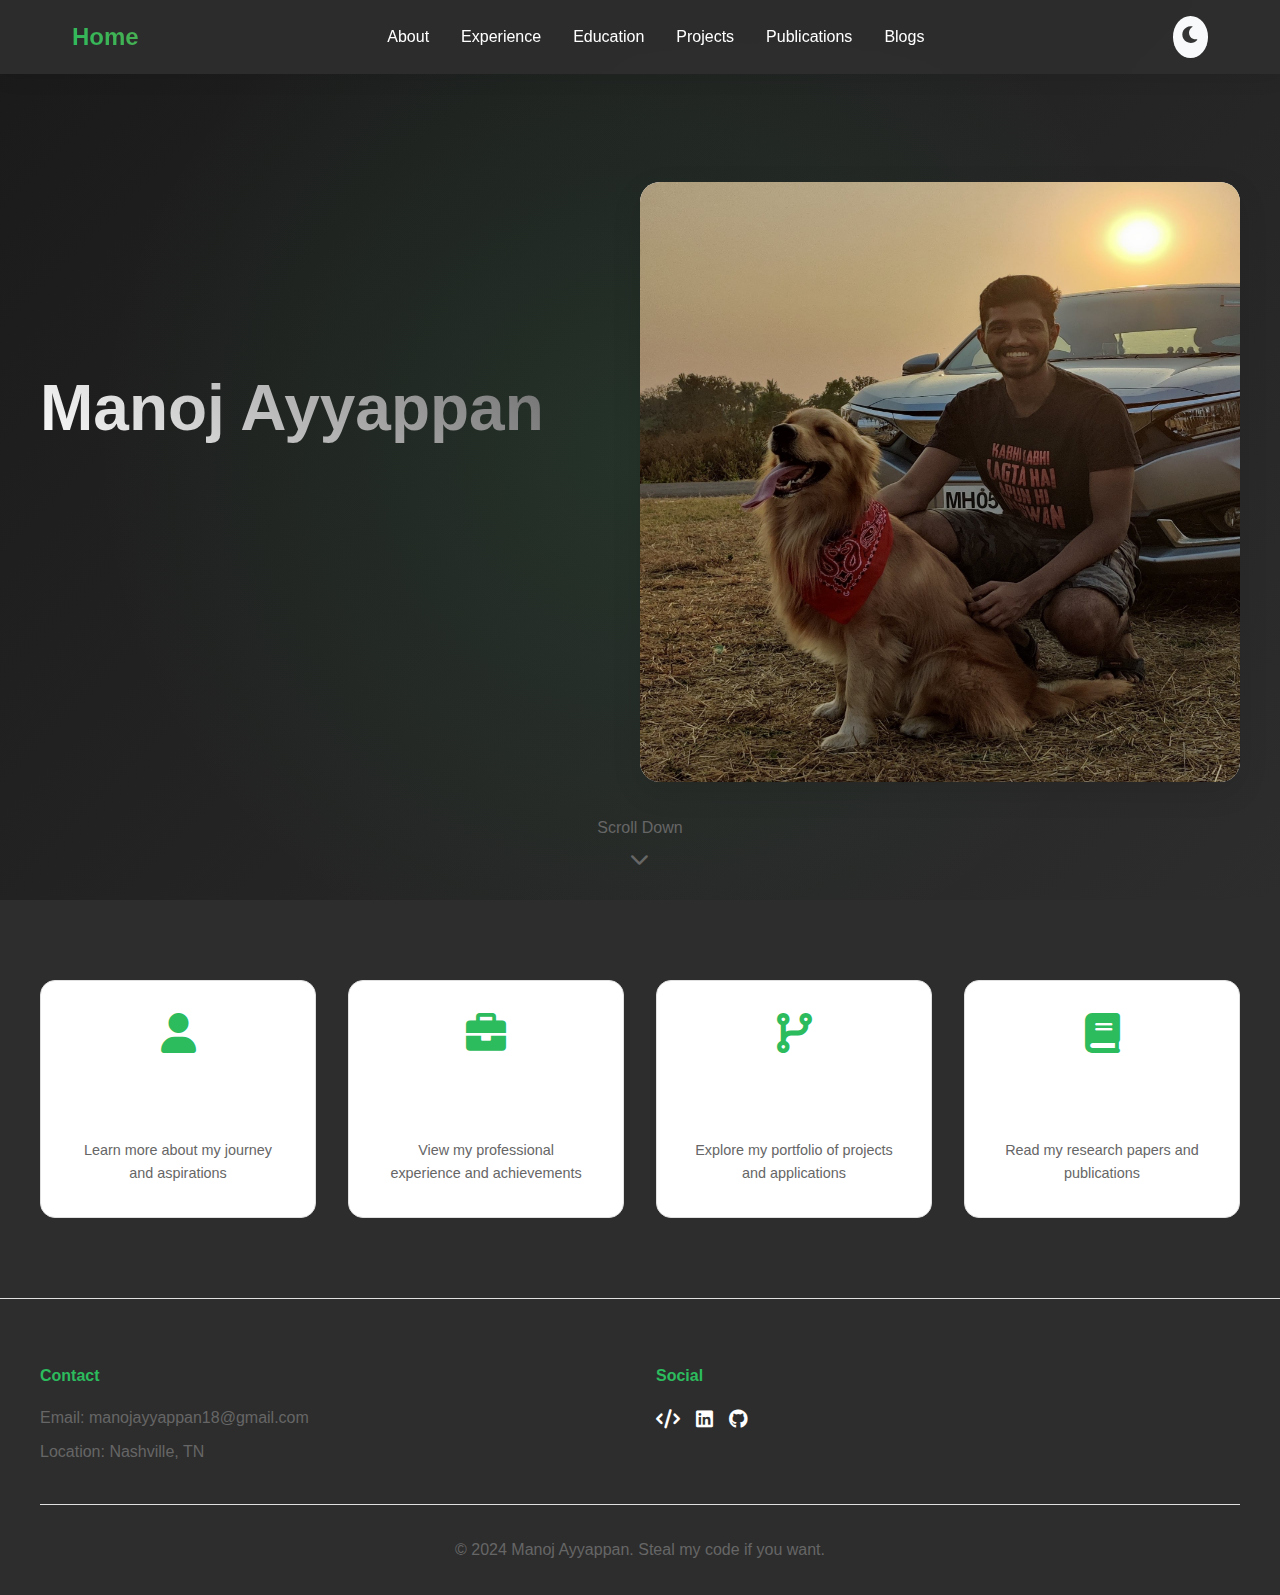
<file: index.html>
<!DOCTYPE html>
<html lang="en">
<head>
    <meta charset="UTF-8">
    <meta name="viewport" content="width=device-width, initial-scale=1.0">
    <title>Manoj Ayyappan</title>
    <link rel="stylesheet" href="assets/css/styles.css">
    <link rel="stylesheet" href="https://cdnjs.cloudflare.com/ajax/libs/font-awesome/6.0.0/css/all.min.css">
</head>
<body>
    <nav class="navbar">
        <div class="nav-content">
            <div class="logo">
                <span class="logo-text">Home</span>
            </div>
            <ul class="nav-links">
                <li><a href="pages/about.html">About</a></li>
                <li><a href="pages/experience.html">Experience</a></li>
                <li><a href="pages/education.html">Education</a></li>
                <li><a href="pages/projects.html">Projects</a></li>
                <li><a href="pages/publications.html">Publications</a></li>
                <li><a href="pages/blogs.html">Blogs</a></li>
            </ul>
            <div class="theme-toggle">
                <i class="fas fa-moon"></i>
            </div>
        </div>
    </nav>

    <header class="hero">
        <div class="hero-content">
            <div class="hero-text">
                <h1 class="name">Manoj Ayyappan</h1>
                <p class="title">Software Engineer</p>
                <div class="social-links">
                    <a href="https://leetcode.com/u/manoj-ayyappan/" target="_blank" class="social-link">
                        <i class="fas fa-code"></i>
                    </a>
                    <a href="https://www.linkedin.com/in/manoj-ayyappan18/" target="_blank" class="social-link">
                        <i class="fab fa-linkedin"></i>
                    </a>
                    <a href="https://github.com/manoj-ayyappan" target="_blank" class="social-link">
                        <i class="fab fa-github"></i>
                    </a>
                    <a href="mailto:manojayyappan18@gmail.com" class="social-link">
                        <i class="fas fa-envelope"></i>
                    </a>
                </div>
            </div>
            <div class="hero-image">
                <div class="image-container">
                    <img src="assets/images/profile.jpg" alt="Manoj Ayyappan" class="profile-image" width="600" height="600">
                </div>
            </div>
        </div>
        <div class="scroll-indicator">
            <span>Scroll Down</span>
            <i class="fas fa-chevron-down"></i>
        </div>
    </header>

    <main>
        <section class="featured-section">
            <div class="section-grid">
                <a href="pages/about.html" class="section-card">
                    <i class="fas fa-user"></i>
                    <h3>About Me</h3>
                    <p>Learn more about my journey and aspirations</p>
                </a>
                <a href="pages/experience.html" class="section-card">
                    <i class="fas fa-briefcase"></i>
                    <h3>Experience</h3>
                    <p>View my professional experience and achievements</p>
                </a>
                <a href="pages/projects.html" class="section-card">
                    <i class="fas fa-code-branch"></i>
                    <h3>Projects</h3>
                    <p>Explore my portfolio of projects and applications</p>
                </a>
                <a href="pages/publications.html" class="section-card">
                    <i class="fas fa-book"></i>
                    <h3>Publications</h3>
                    <p>Read my research papers and publications</p>
                </a>
            </div>
        </section>
    </main>

    <footer>
        <div class="footer-content">
            <div class="footer-section">
                <h4>Contact</h4>
                <p>Email: manojayyappan18@gmail.com</p>
                <p>Location: Nashville, TN</p>
            </div>
            <div class="footer-section">
                <h4>Social</h4>
                <div class="footer-social-links">
                    <a href="https://leetcode.com/u/manoj-ayyappan/" target="_blank"><i class="fas fa-code"></i></a>
                    <a href="https://www.linkedin.com/in/manoj-ayyappan18/" target="_blank"><i class="fab fa-linkedin"></i></a>
                    <a href="https://github.com/manoj-ayyappan" target="_blank"><i class="fab fa-github"></i></a>
                </div>
            </div>
        </div>
        <div class="footer-bottom">
            <p>&copy; 2024 Manoj Ayyappan. Steal my code if you want.</p>
        </div>
    </footer>

    <script src="assets/js/main.js"></script>
    <script src="assets/js/theme.js"></script>
</body>
</html>
</file>
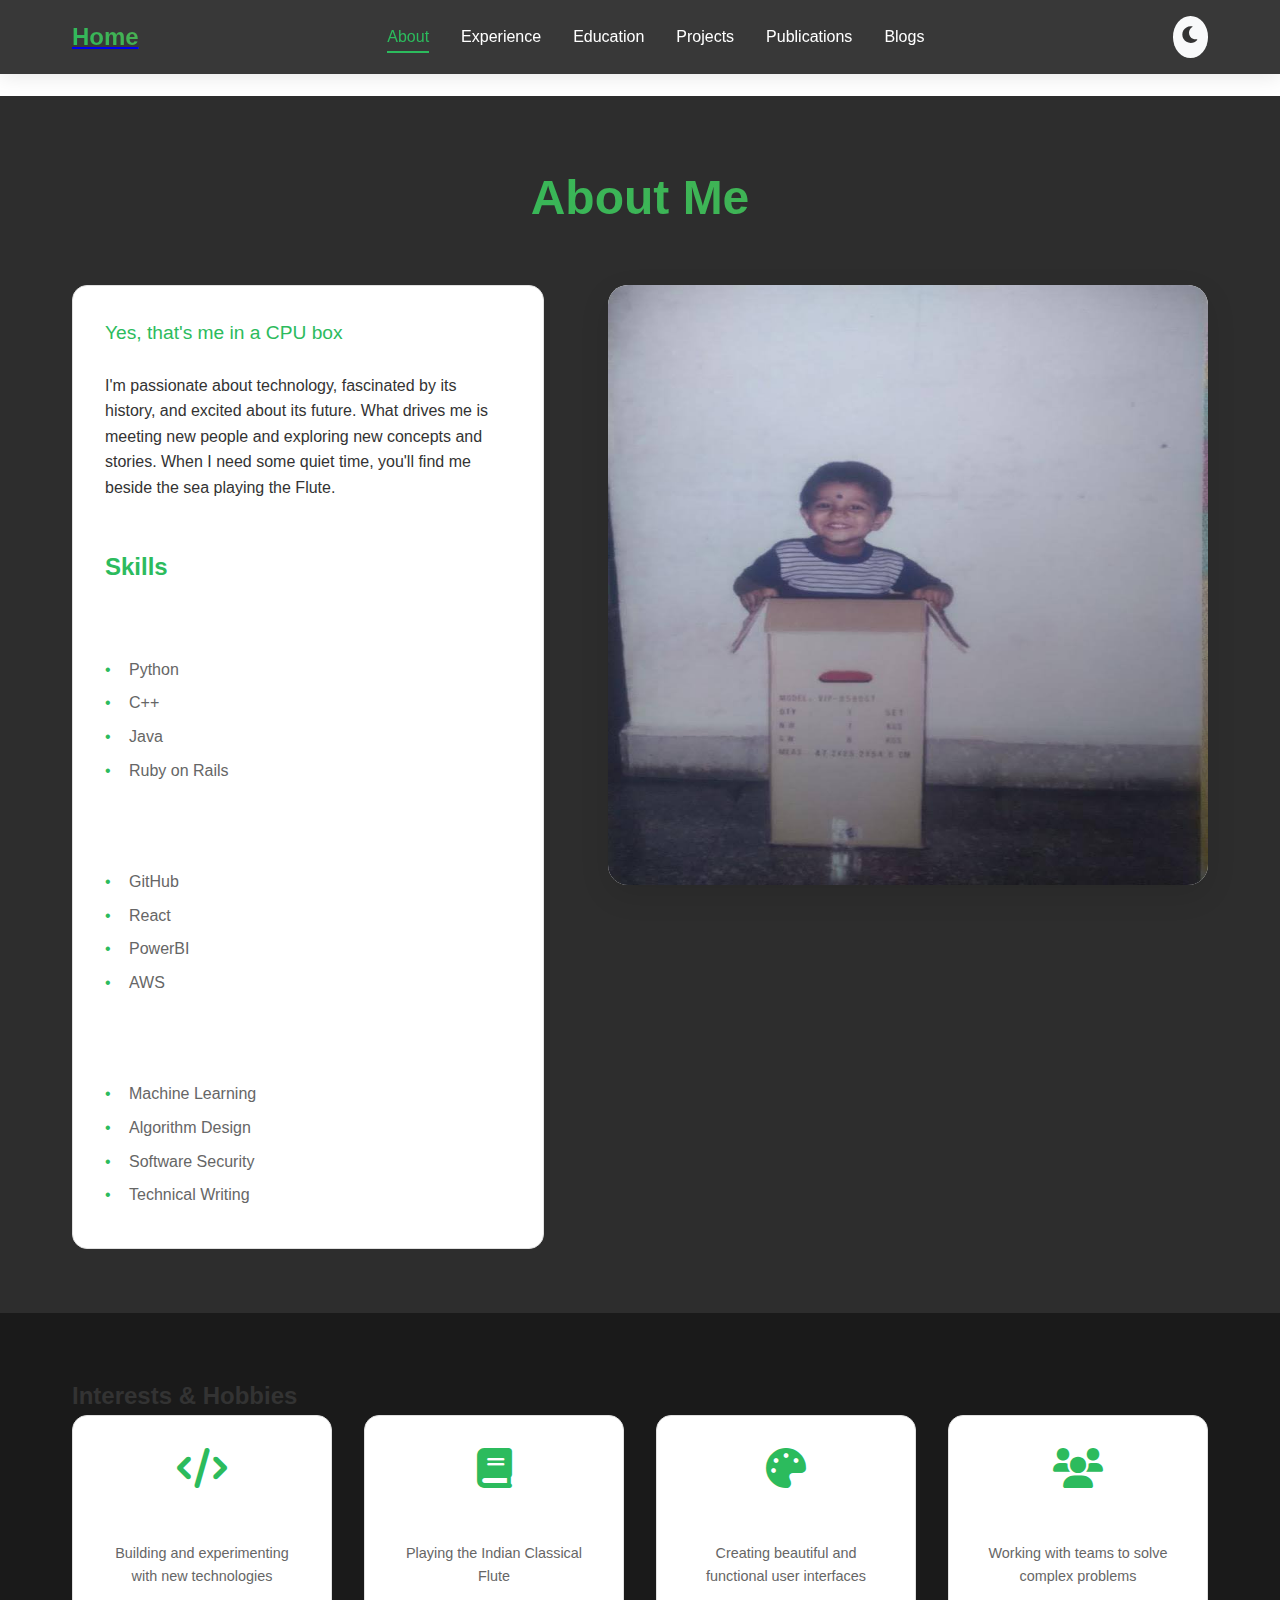
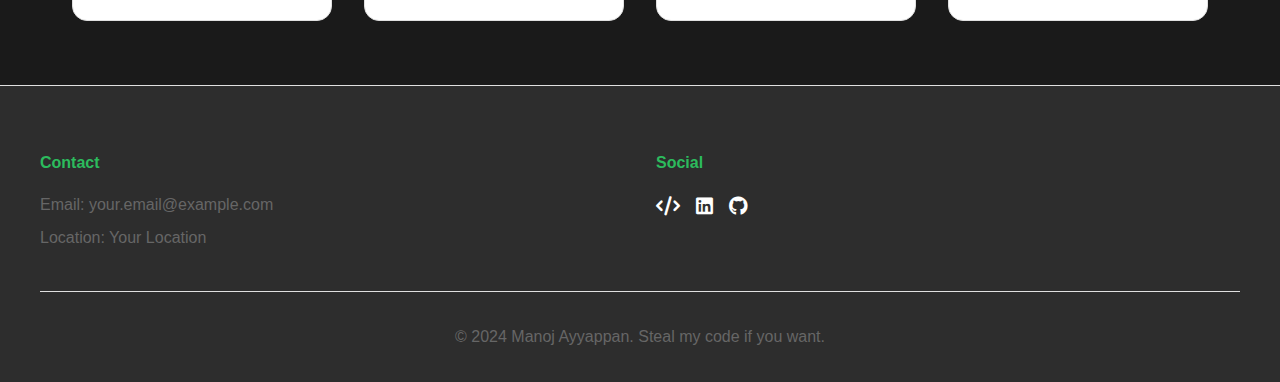
<file: pages/about.html>
<!DOCTYPE html>
<html lang="en">
<head>
    <meta charset="UTF-8">
    <meta name="viewport" content="width=device-width, initial-scale=1.0">
    <title>About Me</title>
    <link rel="stylesheet" href="../assets/css/styles.css">
    <link rel="stylesheet" href="https://cdnjs.cloudflare.com/ajax/libs/font-awesome/6.0.0/css/all.min.css">
</head>
<body>
    <nav class="navbar">
        <div class="nav-content">
            <div class="logo">
                <a href="../index.html">
                    <span class="logo-text">Home</span>
                </a>
            </div>
            <ul class="nav-links">
                <li><a href="about.html" class="active">About</a></li>
                <li><a href="experience.html">Experience</a></li>
                <li><a href="education.html">Education</a></li>
                <li><a href="projects.html">Projects</a></li>
                <li><a href="publications.html">Publications</a></li>
                <li><a href="blogs.html">Blogs</a></li>
            </ul>
            <div class="theme-toggle">
                <i class="fas fa-moon"></i>
            </div>
        </div>
    </nav>

    <main class="page-content">
        <section class="about-section">
            <div class="container">
                <h1 class="page-title">About Me</h1>
                <div class="about-grid">
                    <div class="about-content">
                        <div class="about-text">
                            <p class="lead">Yes, that's me in a CPU box</p>
                            <p>I'm passionate about technology, fascinated by its history, and excited about its future. What drives me is meeting new people and exploring new concepts and stories. When I need some quiet time, you'll find me beside the sea playing the Flute.</p>
                            <div class="skills-section">
                                <h2>Skills</h2>
                                <div class="skills-grid">
                                    <div class="skill-category">
                                        <h3>Programming Languages</h3>
                                        <ul class="skill-list">
                                            <li>Python</li>
                                            <li>C++</li>
                                            <li>Java</li>
                                            <li>Ruby on Rails</li>
                                        </ul>
                                    </div>
                                    <div class="skill-category">
                                        <h3>Frameworks & Tools</h3>
                                        <ul class="skill-list">
                                            <li>GitHub</li>
                                            <li>React</li>
                                            <li>PowerBI</li>
                                            <li>AWS</li>
                                        </ul>
                                    </div>
                                    <div class="skill-category">
                                        <h3>Research & Publications</h3>
                                        <ul class="skill-list">
                                            <li>Machine Learning</li>
                                            <li>Algorithm Design</li>
                                            <li>Software Security</li>
                                            <li>Technical Writing</li>
                                        </ul>
                                    </div>
                                </div>
                            </div>
                        </div>
                    </div>
                    <div class="about-image">
                        <div class="image-container">
                            <img src="../assets/images/CPU-box.jpg" alt="Manoj Ayyappan" class="profile-image" width="600" height="600">
                        </div>
                    </div>
                </div>
            </div>
        </section>

        <section class="interests-section">
            <div class="container">
                <h2>Interests & Hobbies</h2>
                <div class="interests-grid">
                    <div class="interest-card">
                        <i class="fas fa-code"></i>
                        <h3>Programming</h3>
                        <p>Building and experimenting with new technologies</p>
                    </div>
                    <div class="interest-card">
                        <i class="fas fa-book"></i>
                        <h3>Music</h3>
                        <p>Playing the Indian Classical Flute</p>
                    </div>
                    <div class="interest-card">
                        <i class="fas fa-palette"></i>
                        <h3>Design</h3>
                        <p>Creating beautiful and functional user interfaces</p>
                    </div>
                    <div class="interest-card">
                        <i class="fas fa-users"></i>
                        <h3>Collaboration</h3>
                        <p>Working with teams to solve complex problems</p>
                    </div>
                </div>
            </div>
        </section>
    </main>

    <footer>
        <div class="footer-content">
            <div class="footer-section">
                <h4>Contact</h4>
                <p>Email: your.email@example.com</p>
                <p>Location: Your Location</p>
            </div>
            <div class="footer-section">
                <h4>Social</h4>
                <div class="footer-social-links">
                    <a href="https://leetcode.com/u/manoj-ayyappan/" target="_blank"><i class="fas fa-code"></i></a>
                    <a href="https://www.linkedin.com/in/manoj-ayyappan18/" target="_blank"><i class="fab fa-linkedin"></i></a>
                    <a href="https://github.com/manoj-ayyappan" target="_blank"><i class="fab fa-github"></i></a>
                </div>
            </div>
        </div>
        <div class="footer-bottom">
            <p>&copy; 2024 Manoj Ayyappan. Steal my code if you want.</p>
        </div>
    </footer>

    <script src="../assets/js/main.js"></script>
    <script src="../assets/js/theme.js"></script>
</body>
</html>
</file>
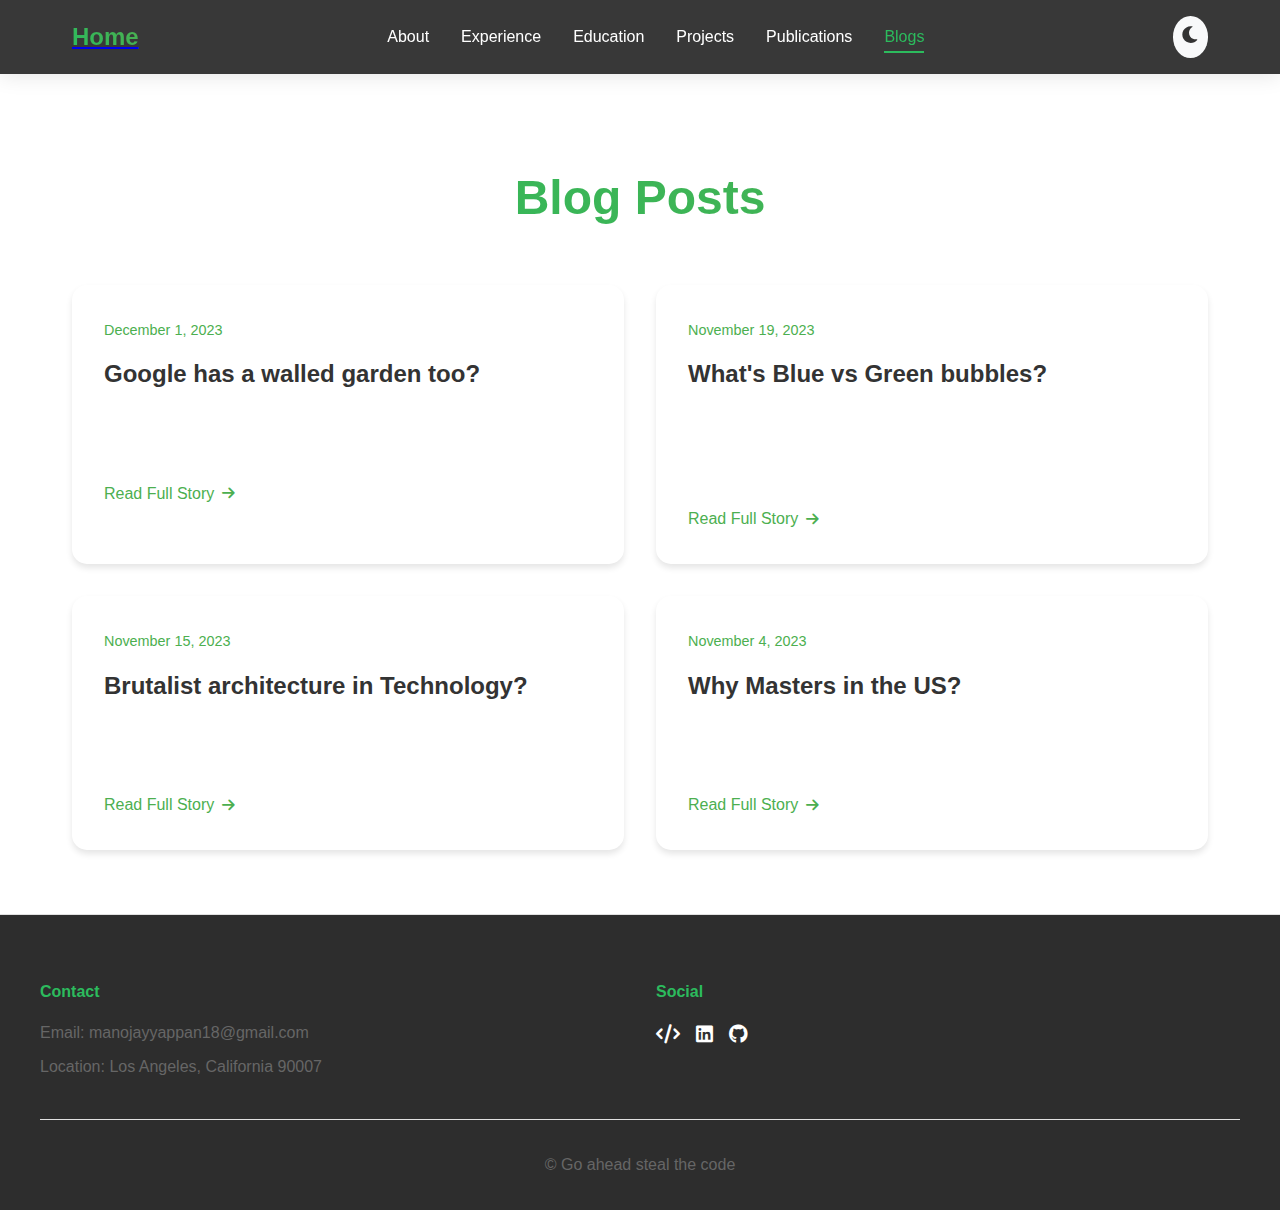
<file: pages/blogs.html>
<!DOCTYPE html>
<html lang="en">
<head>
    <meta charset="UTF-8">
    <meta name="viewport" content="width=device-width, initial-scale=1.0">
    <title>Blogs - Manoj Ayyappan</title>
    <link rel="stylesheet" href="../assets/css/styles.css">
    <link rel="stylesheet" href="https://cdnjs.cloudflare.com/ajax/libs/font-awesome/6.0.0/css/all.min.css">
</head>
<body>
    <nav class="navbar">
        <div class="nav-content">
            <div class="logo">
                <a href="../index.html">
                    <span class="logo-text">Home</span>
                </a>
            </div>
            <ul class="nav-links">
                <li><a href="about.html">About</a></li>
                <li><a href="experience.html">Experience</a></li>
                <li><a href="education.html">Education</a></li>
                <li><a href="projects.html">Projects</a></li>
                <li><a href="publications.html">Publications</a></li>
                <li><a href="blogs.html" class="active">Blogs</a></li>
            </ul>
            <div class="theme-toggle">
                <i class="fas fa-moon"></i>
            </div>
        </div>
    </nav>

    <main class="page-content">
        <section class="blogs-section">
            <div class="container">
                <h1 class="page-title">Blog Posts</h1>
                
                <div class="blog-grid">
                    <article class="blog-card">
                        <div class="blog-content">
                            <div class="blog-meta">
                                <span class="blog-date">December 1, 2023</span>
                            </div>
                            <h2 class="blog-title">Google has a walled garden too?</h2>
                            <p class="blog-excerpt">
                                Why does every browser we see around look like Google Chrome? Is it just that good, or is there something else we overlooked?
                            </p>
                            <a href="blogs/browser.html" class="read-more">
                                Read Full Story <i class="fas fa-arrow-right"></i>
                            </a>
                        </div>
                    </article>

                    <article class="blog-card">
                        <div class="blog-content">
                            <div class="blog-meta">
                                <span class="blog-date">November 19, 2023</span>
                            </div>
                            <h2 class="blog-title">What's Blue vs Green bubbles?</h2>
                            <p class="blog-excerpt">
                                Why do I get a trashy photo when my friends with an iPhone send it to me? Why am I excluded from group chats? Who do I blame, Apple, the technology or my friends?
                            </p>
                            <a href="blogs/bubbles.html" class="read-more">
                                Read Full Story <i class="fas fa-arrow-right"></i>
                            </a>
                        </div>
                    </article>

                    <article class="blog-card">
                        <div class="blog-content">
                            <div class="blog-meta">
                                <span class="blog-date">November 15, 2023</span>
                            </div>
                            <h2 class="blog-title">Brutalist architecture in Technology?</h2>
                            <p class="blog-excerpt">
                                Brutalist Architecture was a famous style in the 20th century and its life was short. But is it still alive in the field of technology?
                            </p>
                            <a href="blogs/brutal.html" class="read-more">
                                Read Full Story <i class="fas fa-arrow-right"></i>
                            </a>
                        </div>
                    </article>

                    <article class="blog-card">
                        <div class="blog-content">
                            <div class="blog-meta">
                                <span class="blog-date">November 4, 2023</span>
                            </div>
                            <h2 class="blog-title">Why Masters in the US?</h2>
                            <p class="blog-excerpt">
                                What exactly made me leave everything I had and come to this country halfway across the world?
                            </p>
                            <a href="blogs/masters.html" class="read-more">
                                Read Full Story <i class="fas fa-arrow-right"></i>
                            </a>
                        </div>
                    </article>
                </div>
            </div>
        </section>
    </main>

    <footer>
        <div class="footer-content">
            <div class="footer-section">
                <h4>Contact</h4>
                <p>Email: manojayyappan18@gmail.com</p>
                <p>Location: Los Angeles, California 90007</p>
            </div>
            <div class="footer-section">
                <h4>Social</h4>
                <div class="footer-social-links">
                    <a href="https://leetcode.com/u/manoj-ayyappan/" target="_blank"><i class="fas fa-code"></i></a>
                    <a href="https://www.linkedin.com/in/manoj-ayyappan18/" target="_blank"><i class="fab fa-linkedin"></i></a>
                    <a href="https://github.com/manoj-ayyappan" target="_blank"><i class="fab fa-github"></i></a>
                </div>
            </div>
        </div>
        <div class="footer-bottom">
            <p>© Go ahead steal the code</p>
        </div>
    </footer>

    <script src="../assets/js/main.js"></script>
    <script src="../assets/js/theme.js"></script>
</body>
</html>
</file>
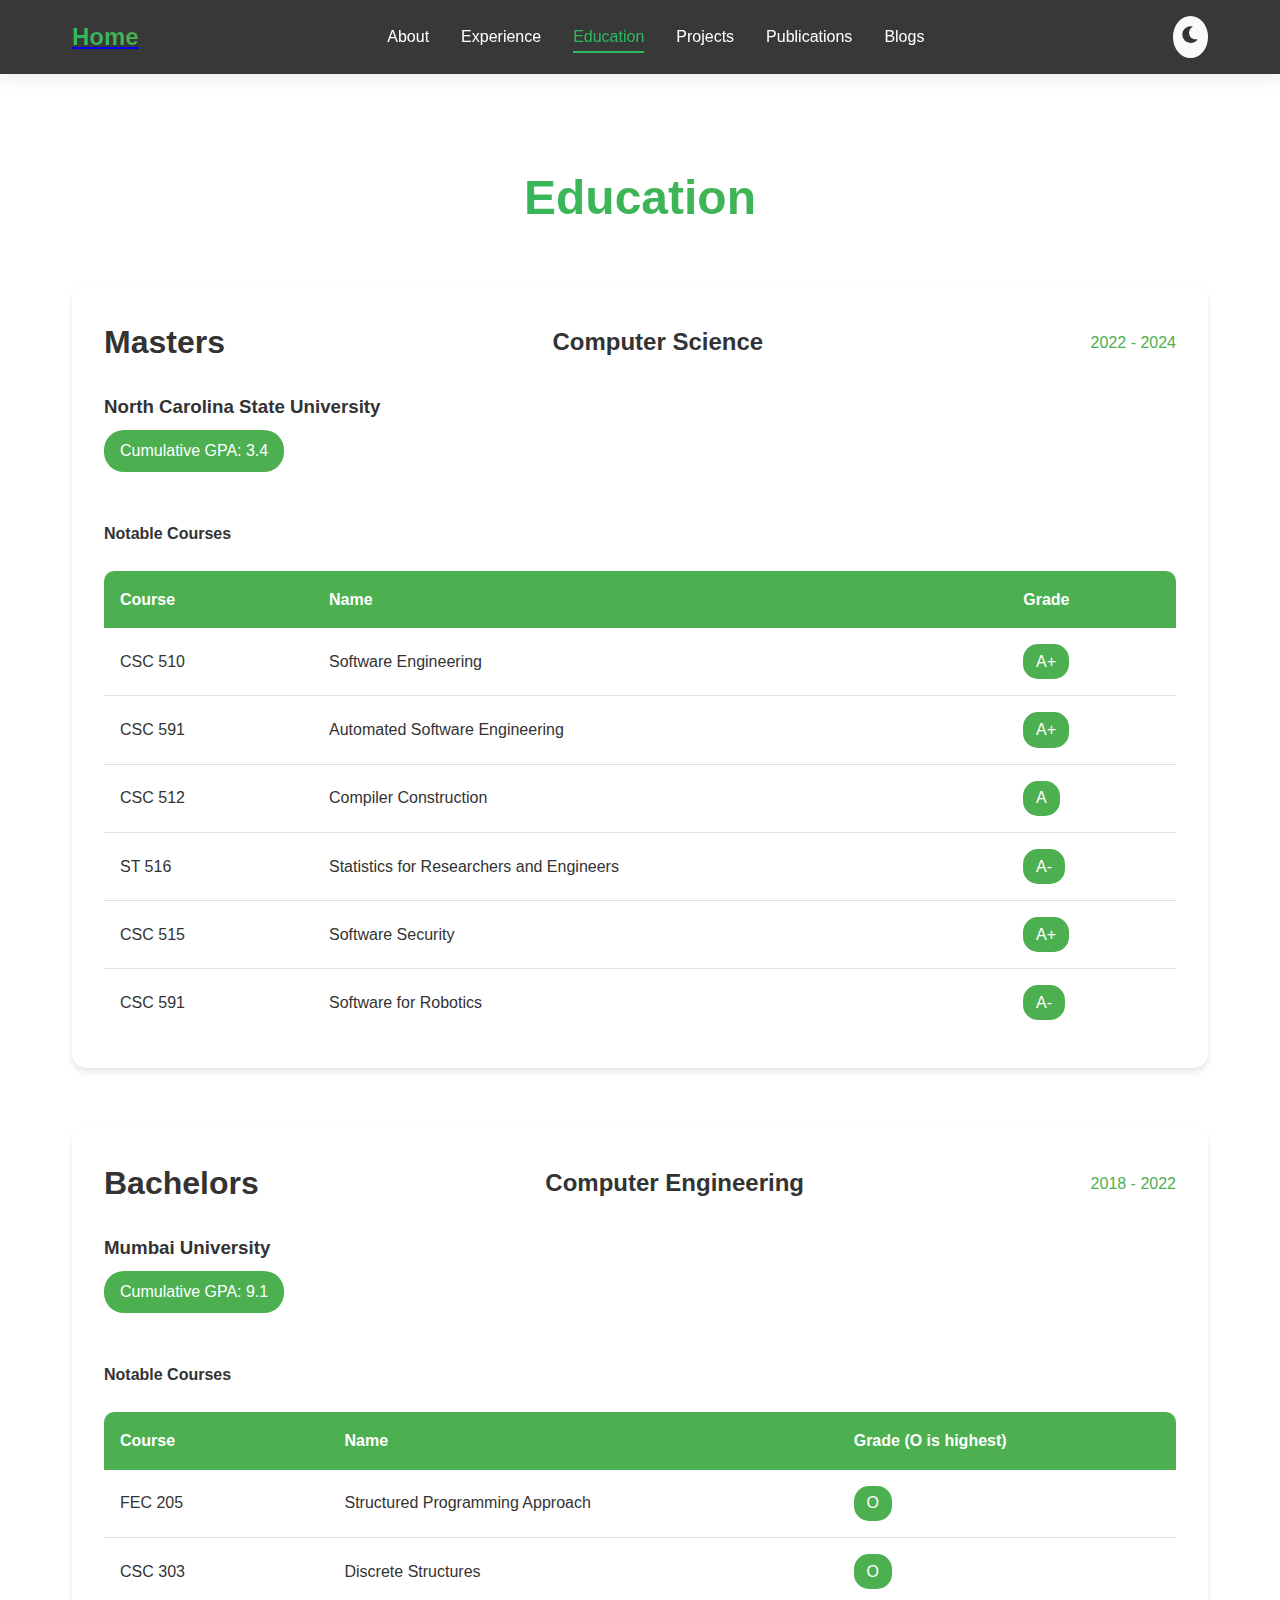
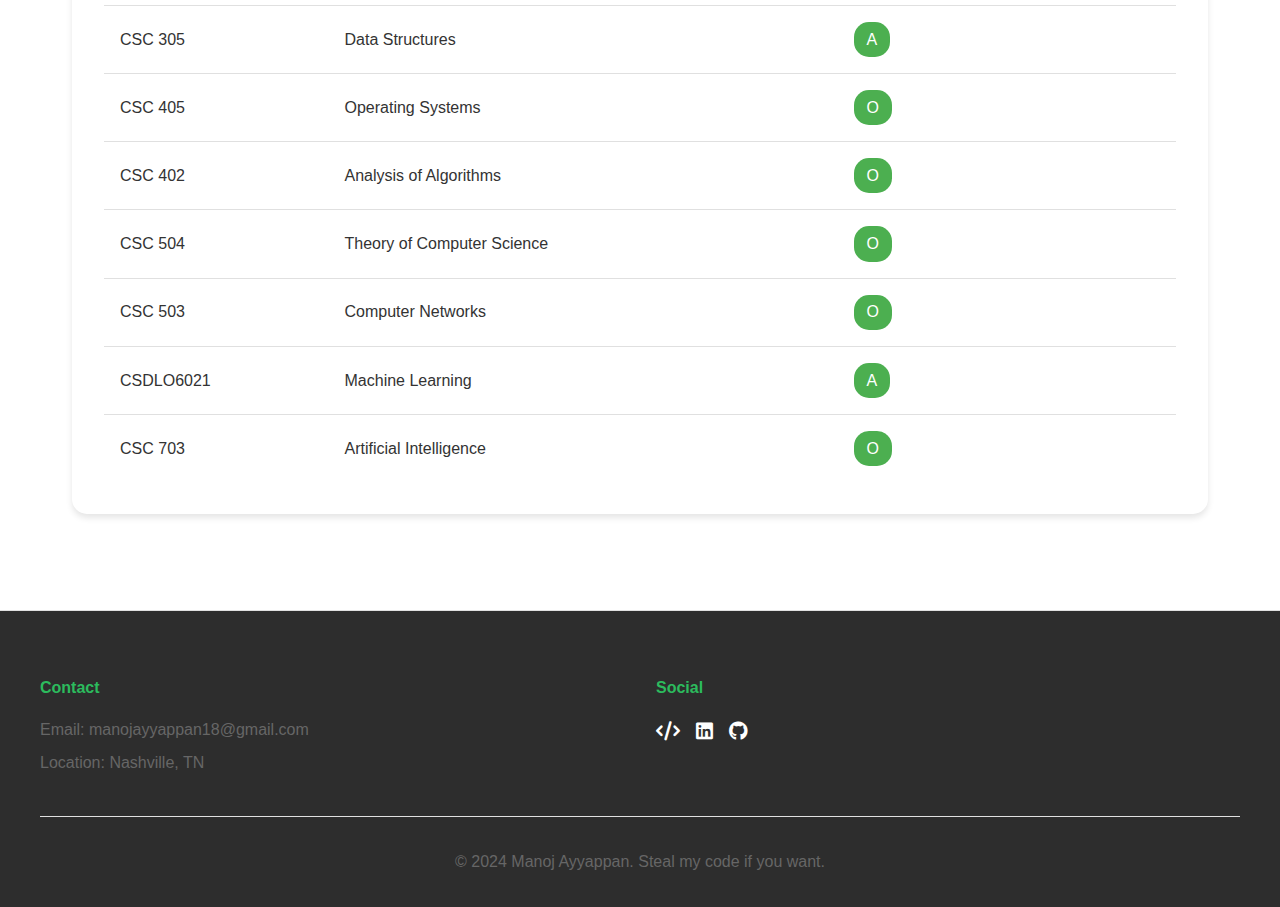
<file: pages/education.html>
<!DOCTYPE html>
<html lang="en">
<head>
    <meta charset="UTF-8">
    <meta name="viewport" content="width=device-width, initial-scale=1.0">
    <title>Education - Manoj Ayyappan</title>
    <link rel="stylesheet" href="../assets/css/styles.css">
    <link rel="stylesheet" href="https://cdnjs.cloudflare.com/ajax/libs/font-awesome/6.0.0/css/all.min.css">
</head>
<body>
    <nav class="navbar">
        <div class="nav-content">
            <div class="logo">
                <a href="../index.html">
                    <span class="logo-text">Home</span>
                </a>
            </div>
            <ul class="nav-links">
                <li><a href="about.html">About</a></li>
                <li><a href="experience.html">Experience</a></li>
                <li><a href="education.html" class="active">Education</a></li>
                <li><a href="projects.html">Projects</a></li>
                <li><a href="publications.html">Publications</a></li>
                <li><a href="blogs.html">Blogs</a></li>
            </ul>
            <div class="theme-toggle">
                <i class="fas fa-moon"></i>
            </div>
        </div>
    </nav>

    <main class="page-content">
        <section class="education-section">
            <div class="container">
                <h1 class="page-title">Education</h1>
                
                <div class="education-timeline">
                    <div class="education-item">
                        <div class="education-header">
                            <h1>Masters</h1>
                            <h2>Computer Science</h2>
                            <span class="education-date">2022 - 2024</span>
                        </div>
                        <div class="education-institution">
                            <h3>North Carolina State University</h3>
                            <p class="gpa">Cumulative GPA: 3.4</p>
                        </div>
                        <br>
                        <div class="education-details">
                            <h4>Notable Courses</h4>
                            <table class="course-table">
                                <thead>
                                    <tr>
                                        <th>Course</th>
                                        <th>Name</th>
                                        <th>Grade</th>
                                    </tr>
                                </thead>
                                <tbody>
                                    <tr>
                                        <td>CSC 510</td>
                                        <td>Software Engineering</td>
                                        <td><span class="grade-badge">A+</span></td>
                                    </tr>
                                    <tr>
                                        <td>CSC 591</td>
                                        <td>Automated Software Engineering</td>
                                        <td><span class="grade-badge">A+</span></td>
                                    </tr>
                                    <tr>
                                        <td>CSC 512</td>
                                        <td>Compiler Construction</td>
                                        <td><span class="grade-badge">A</span></td>
                                    </tr>
                                    <tr>
                                        <td>ST 516</td>
                                        <td>Statistics for Researchers and Engineers</td>
                                        <td><span class="grade-badge">A-</span></td>
                                    </tr>
                                    <tr>
                                        <td>CSC 515</td>
                                        <td>Software Security</td>
                                        <td><span class="grade-badge">A+</span></td>
                                    </tr>
                                    <tr>
                                        <td>CSC 591</td>
                                        <td>Software for Robotics</td>
                                        <td><span class="grade-badge">A-</span></td>
                                    </tr>
                                </tbody>
                            </table>
                        </div>
                    </div>
                    <br>
                    <div class="education-item">
                        <div class="education-header">
                            <h1>Bachelors</h1>
                            <h2>Computer Engineering</h2>
                            <span class="education-date">2018 - 2022</span>
                        </div>
                        <div class="education-institution">
                            <h3>Mumbai University</h3>
                            <p class="gpa">Cumulative GPA: 9.1</p>
                        </div>
                        <br>
                        <div class="education-details">
                            <h4>Notable Courses</h4>
                            <table class="course-table">
                                <thead>
                                    <tr>
                                        <th>Course</th>
                                        <th>Name</th>
                                        <th>Grade (O is highest)</th>
                                    </tr>
                                </thead>
                                <tbody>
                                    <tr>
                                        <td>FEC 205</td>
                                        <td>Structured Programming Approach</td>
                                        <td><span class="grade-badge">O</span></td>
                                    </tr>
                                    <tr>
                                        <td>CSC 303</td>
                                        <td>Discrete Structures</td>
                                        <td><span class="grade-badge">O</span></td>
                                    </tr>
                                    <tr>
                                        <td>CSC 305</td>
                                        <td>Data Structures</td>
                                        <td><span class="grade-badge">A</span></td>
                                    </tr>
                                    <tr>
                                        <td>CSC 405</td>
                                        <td>Operating Systems</td>
                                        <td><span class="grade-badge">O</span></td>
                                    </tr>
                                    <tr>
                                        <td>CSC 402</td>
                                        <td>Analysis of Algorithms</td>
                                        <td><span class="grade-badge">O</span></td>
                                    </tr>
                                    <tr>
                                        <td>CSC 504</td>
                                        <td>Theory of Computer Science</td>
                                        <td><span class="grade-badge">O</span></td>
                                    </tr>
                                    <tr>
                                        <td>CSC 503</td>
                                        <td>Computer Networks</td>
                                        <td><span class="grade-badge">O</span></td>
                                    </tr>
                                    <tr>
                                        <td>CSDLO6021</td>
                                        <td>Machine Learning</td>
                                        <td><span class="grade-badge">A</span></td>
                                    </tr>
                                    <tr>
                                        <td>CSC 703</td>
                                        <td>Artificial Intelligence</td>
                                        <td><span class="grade-badge">O</span></td>
                                    </tr>
                                </tbody>
                            </table>
                        </div>
                    </div>
                </div>
            </div>
        </section>
    </main>

    <footer>
        <div class="footer-content">
            <div class="footer-section">
                <h4>Contact</h4>
                <p>Email: manojayyappan18@gmail.com</p>
                <p>Location: Nashville, TN</p>
            </div>
            <div class="footer-section">
                <h4>Social</h4>
                <div class="footer-social-links">
                    <a href="https://leetcode.com/u/manoj-ayyappan/" target="_blank"><i class="fas fa-code"></i></a>
                    <a href="https://www.linkedin.com/in/manoj-ayyappan18/" target="_blank"><i class="fab fa-linkedin"></i></a>
                    <a href="https://github.com/manoj-ayyappan" target="_blank"><i class="fab fa-github"></i></a>
                </div>
            </div>
        </div>
        <div class="footer-bottom">
            <p>&copy; 2024 Manoj Ayyappan. Steal my code if you want.</p>
        </div>
    </footer>

    <script src="../assets/js/main.js"></script>
    <script src="../assets/js/theme.js"></script>
</body>
</html>
</file>
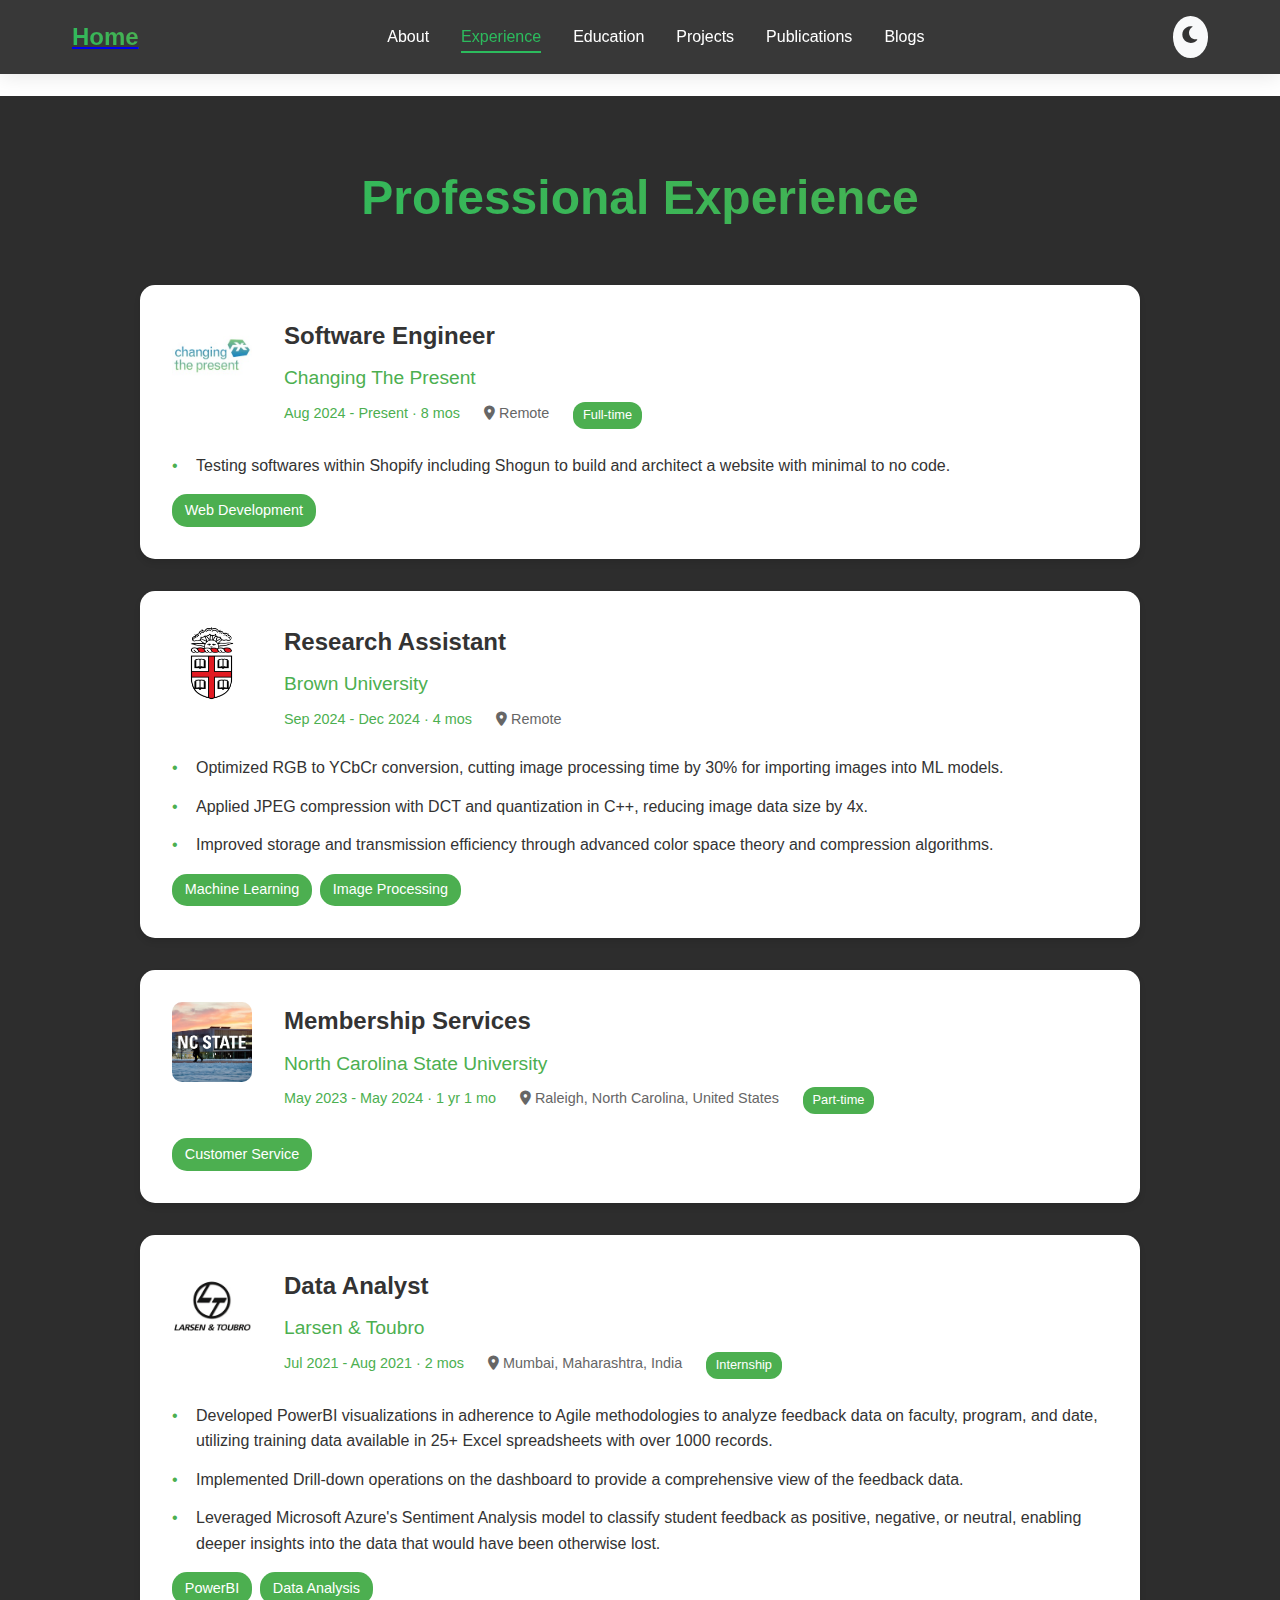
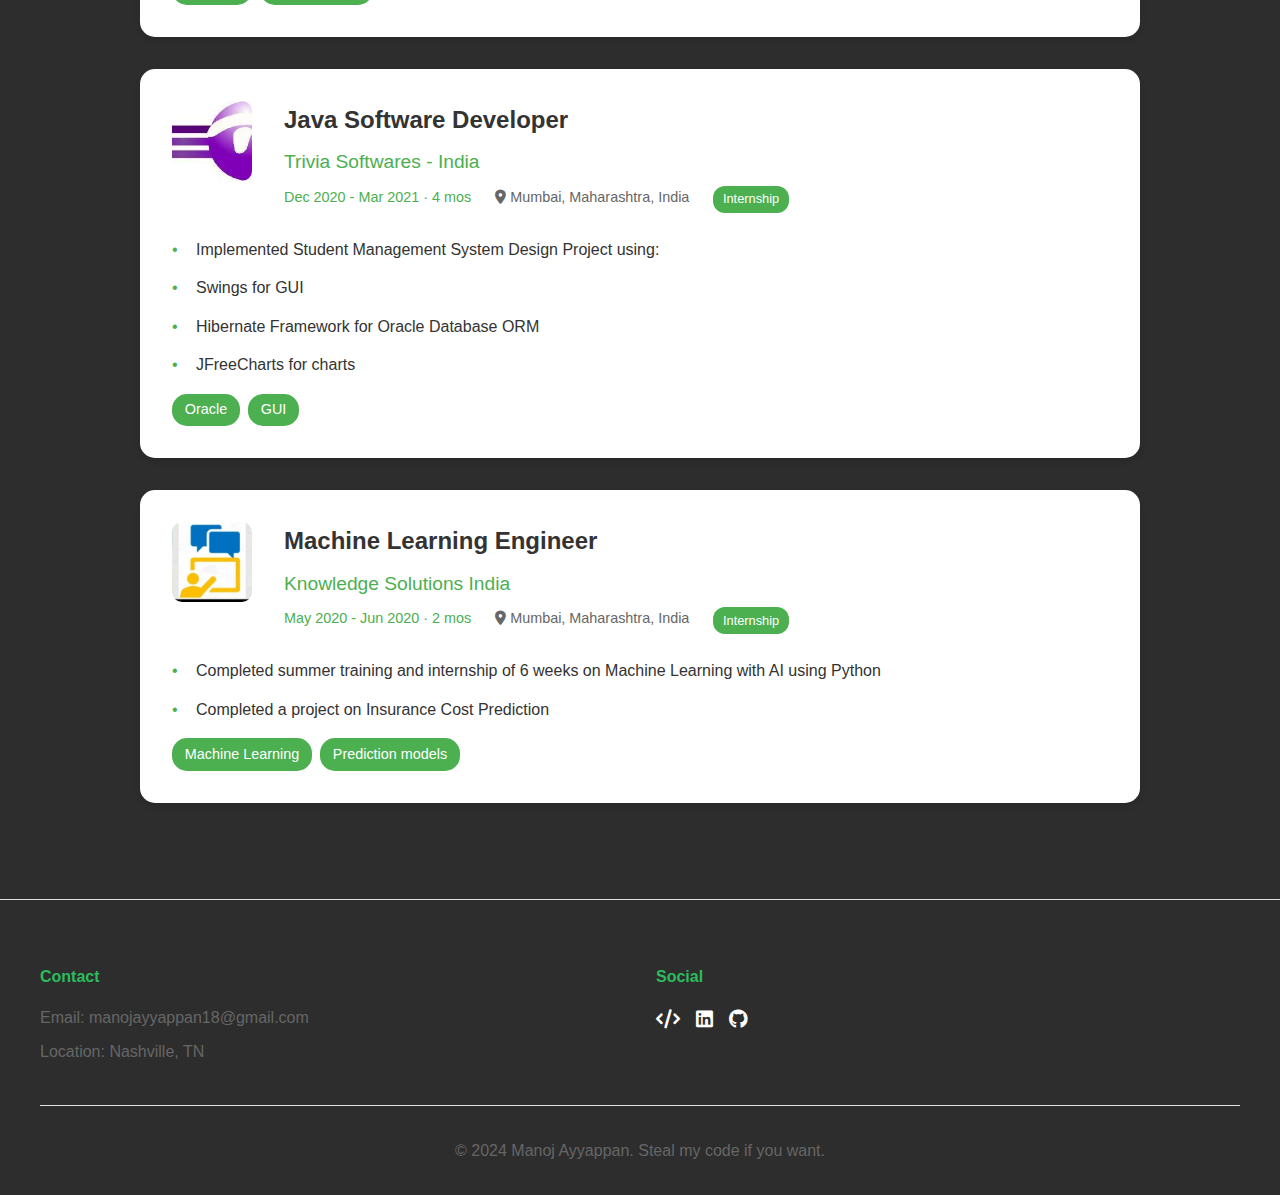
<file: pages/experience.html>
<!DOCTYPE html>
<html lang="en">
<head>
    <meta charset="UTF-8">
    <meta name="viewport" content="width=device-width, initial-scale=1.0">
    <title>Experience - Manoj Ayyappan</title>
    <link rel="stylesheet" href="../assets/css/styles.css">
    <link rel="stylesheet" href="https://cdnjs.cloudflare.com/ajax/libs/font-awesome/6.0.0/css/all.min.css">
</head>
<body>
    <nav class="navbar">
        <div class="nav-content">
            <div class="logo">
                <a href="../index.html">
                    <span class="logo-text">Home</span>
                </a>
            </div>
            <ul class="nav-links">
                <li><a href="about.html">About</a></li>
                <li><a href="experience.html" class="active">Experience</a></li>
                <li><a href="education.html">Education</a></li>
                <li><a href="projects.html">Projects</a></li>
                <li><a href="publications.html">Publications</a></li>
                <li><a href="blogs.html">Blogs</a></li>
            </ul>
            <div class="theme-toggle">
                <i class="fas fa-moon"></i>
            </div>
        </div>
    </nav>

    <main class="page-content">
        <section class="experience-section">
            <div class="container">
                <h1 class="page-title">Professional Experience</h1>

                <div class="experience-timeline">
                    <div class="experience-item">
                        <div class="experience-header">
                            <div class="company-logo">
                                <img src="../assets/images/ctp.jpeg" alt="Changing The Present">
                            </div>
                            <div class="experience-title">
                                <h2>Software Engineer</h2>
                                <h3>Changing The Present</h3>
                                <div class="experience-meta">
                                    <span class="duration">Aug 2024 - Present · 8 mos</span>
                                    <span class="location"><i class="fas fa-map-marker-alt"></i> Remote</span>
                                    <span class="job-type">Full-time</span>
                                </div>
                            </div>
                        </div>
                        <div class="experience-content">
                            <ul class="responsibility-list">
                                <li>Testing softwares within Shopify including Shogun to build and architect a website with minimal to no code.</li>
                            </ul>
                            <div class="skills-tags">
                                <span class="skill-tag">Web Development</span>
                            </div>
                        </div>
                    </div>

                    <div class="experience-item">
                        <div class="experience-header">
                            <div class="company-logo">
                                <img src="../assets/images/brown.png" alt="Brown University">
                            </div>
                            <div class="experience-title">
                                <h2>Research Assistant</h2>
                                <h3>Brown University</h3>
                                <div class="experience-meta">
                                    <span class="duration">Sep 2024 - Dec 2024 · 4 mos</span>
                                    <span class="location"><i class="fas fa-map-marker-alt"></i> Remote</span>
                                </div>
                            </div>
                        </div>
                        <div class="experience-content">
                            <ul class="responsibility-list">
                                <li>Optimized RGB to YCbCr conversion, cutting image processing time by 30% for importing images into ML models.</li>
                                <li>Applied JPEG compression with DCT and quantization in C++, reducing image data size by 4x.</li>
                                <li>Improved storage and transmission efficiency through advanced color space theory and compression algorithms.</li>
                            </ul>
                            <div class="skills-tags">
                                <span class="skill-tag">Machine Learning</span>
                                <span class="skill-tag">Image Processing</span>
                            </div>
                        </div>
                    </div>

                    <div class="experience-item">
                        <div class="experience-header">
                            <div class="company-logo">
                                <img src="../assets/images/hunt-snow.jpg" alt="NC State University">
                            </div>
                            <div class="experience-title">
                                <h2>Membership Services</h2>
                                <h3>North Carolina State University</h3>
                                <div class="experience-meta">
                                    <span class="duration">May 2023 - May 2024 · 1 yr 1 mo</span>
                                    <span class="location"><i class="fas fa-map-marker-alt"></i> Raleigh, North Carolina, United States</span>
                                    <span class="job-type">Part-time</span>
                                </div>
                            </div>
                        </div>
                        <div class="skills-tags">
                            <span class="skill-tag">Customer Service</span>
                        </div>
                    </div>

                    <div class="experience-item">
                        <div class="experience-header">
                            <div class="company-logo">
                                <img src="../assets/images/larsen&t.webp" alt="Larsen & Toubro">
                            </div>
                            <div class="experience-title">
                                <h2>Data Analyst</h2>
                                <h3>Larsen & Toubro</h3>
                                <div class="experience-meta">
                                    <span class="duration">Jul 2021 - Aug 2021 · 2 mos</span>
                                    <span class="location"><i class="fas fa-map-marker-alt"></i> Mumbai, Maharashtra, India</span>
                                    <span class="job-type">Internship</span>
                                </div>
                            </div>
                        </div>
                        <div class="experience-content">
                            <ul class="responsibility-list">
                                <li>Developed PowerBI visualizations in adherence to Agile methodologies to analyze feedback data on faculty, program, and date, utilizing training data available in 25+ Excel spreadsheets with over 1000 records.</li>
                                <li>Implemented Drill-down operations on the dashboard to provide a comprehensive view of the feedback data.</li>
                                <li>Leveraged Microsoft Azure's Sentiment Analysis model to classify student feedback as positive, negative, or neutral, enabling deeper insights into the data that would have been otherwise lost.</li>
                            </ul>
                        </div>
                        <div class="skills-tags">
                            <span class="skill-tag">PowerBI</span>
                            <span class="skill-tag">Data Analysis</span>
                        </div>
                    </div>

                    <div class="experience-item">
                        <div class="experience-header">
                            <div class="company-logo">
                                <img src="../assets/images/trivia.jpeg" alt="Trivia Softwares">
                            </div>
                            <div class="experience-title">
                                <h2>Java Software Developer</h2>
                                <h3>Trivia Softwares - India</h3>
                                <div class="experience-meta">
                                    <span class="duration">Dec 2020 - Mar 2021 · 4 mos</span>
                                    <span class="location"><i class="fas fa-map-marker-alt"></i> Mumbai, Maharashtra, India</span>
                                    <span class="job-type">Internship</span>
                                </div>
                            </div>
                        </div>
                        <div class="experience-content">
                            <ul class="responsibility-list">
                                <li>Implemented Student Management System Design Project using:</li>
                                <li>Swings for GUI</li>
                                <li>Hibernate Framework for Oracle Database ORM</li>
                                <li>JFreeCharts for charts</li>
                            </ul>
                            <div class="skills-tags">
                                <span class="skill-tag">Oracle</span>
                                <span class="skill-tag">GUI</span>
                            </div>
                        </div>
                    </div>

                    <div class="experience-item">
                        <div class="experience-header">
                            <div class="company-logo">
                                <img src="../assets/images/ksi.webp" alt="Knowledge Solutions India">
                            </div>
                            <div class="experience-title">
                                <h2>Machine Learning Engineer</h2>
                                <h3>Knowledge Solutions India</h3>
                                <div class="experience-meta">
                                    <span class="duration">May 2020 - Jun 2020 · 2 mos</span>
                                    <span class="location"><i class="fas fa-map-marker-alt"></i> Mumbai, Maharashtra, India</span>
                                    <span class="job-type">Internship</span>
                                </div>
                            </div>
                        </div>
                        <div class="experience-content">
                            <ul class="responsibility-list">
                                <li>Completed summer training and internship of 6 weeks on Machine Learning with AI using Python</li>
                                <li>Completed a project on Insurance Cost Prediction</li>
                            </ul>
                        </div>
                        <div class="skills-tags">
                            <span class="skill-tag">Machine Learning</span>
                            <span class="skill-tag">Prediction models</span>
                        </div>
                    </div>
                </div>
            </div>
        </section>
    </main>

    <footer>
        <div class="footer-content">
            <div class="footer-section">
                <h4>Contact</h4>
                <p>Email: manojayyappan18@gmail.com</p>
                <p>Location: Nashville, TN</p>
            </div>
            <div class="footer-section">
                <h4>Social</h4>
                <div class="footer-social-links">
                    <a href="https://leetcode.com/u/manoj-ayyappan/" target="_blank"><i class="fas fa-code"></i></a>
                    <a href="https://www.linkedin.com/in/manoj-ayyappan18/" target="_blank"><i class="fab fa-linkedin"></i></a>
                    <a href="https://github.com/manoj-ayyappan" target="_blank"><i class="fab fa-github"></i></a>
                </div>
            </div>
        </div>
        <div class="footer-bottom">
            <p>&copy; 2024 Manoj Ayyappan. Steal my code if you want.</p>
        </div>
    </footer>

    <script src="../assets/js/main.js"></script>
    <script src="../assets/js/theme.js"></script>
</body>
</html>
</file>
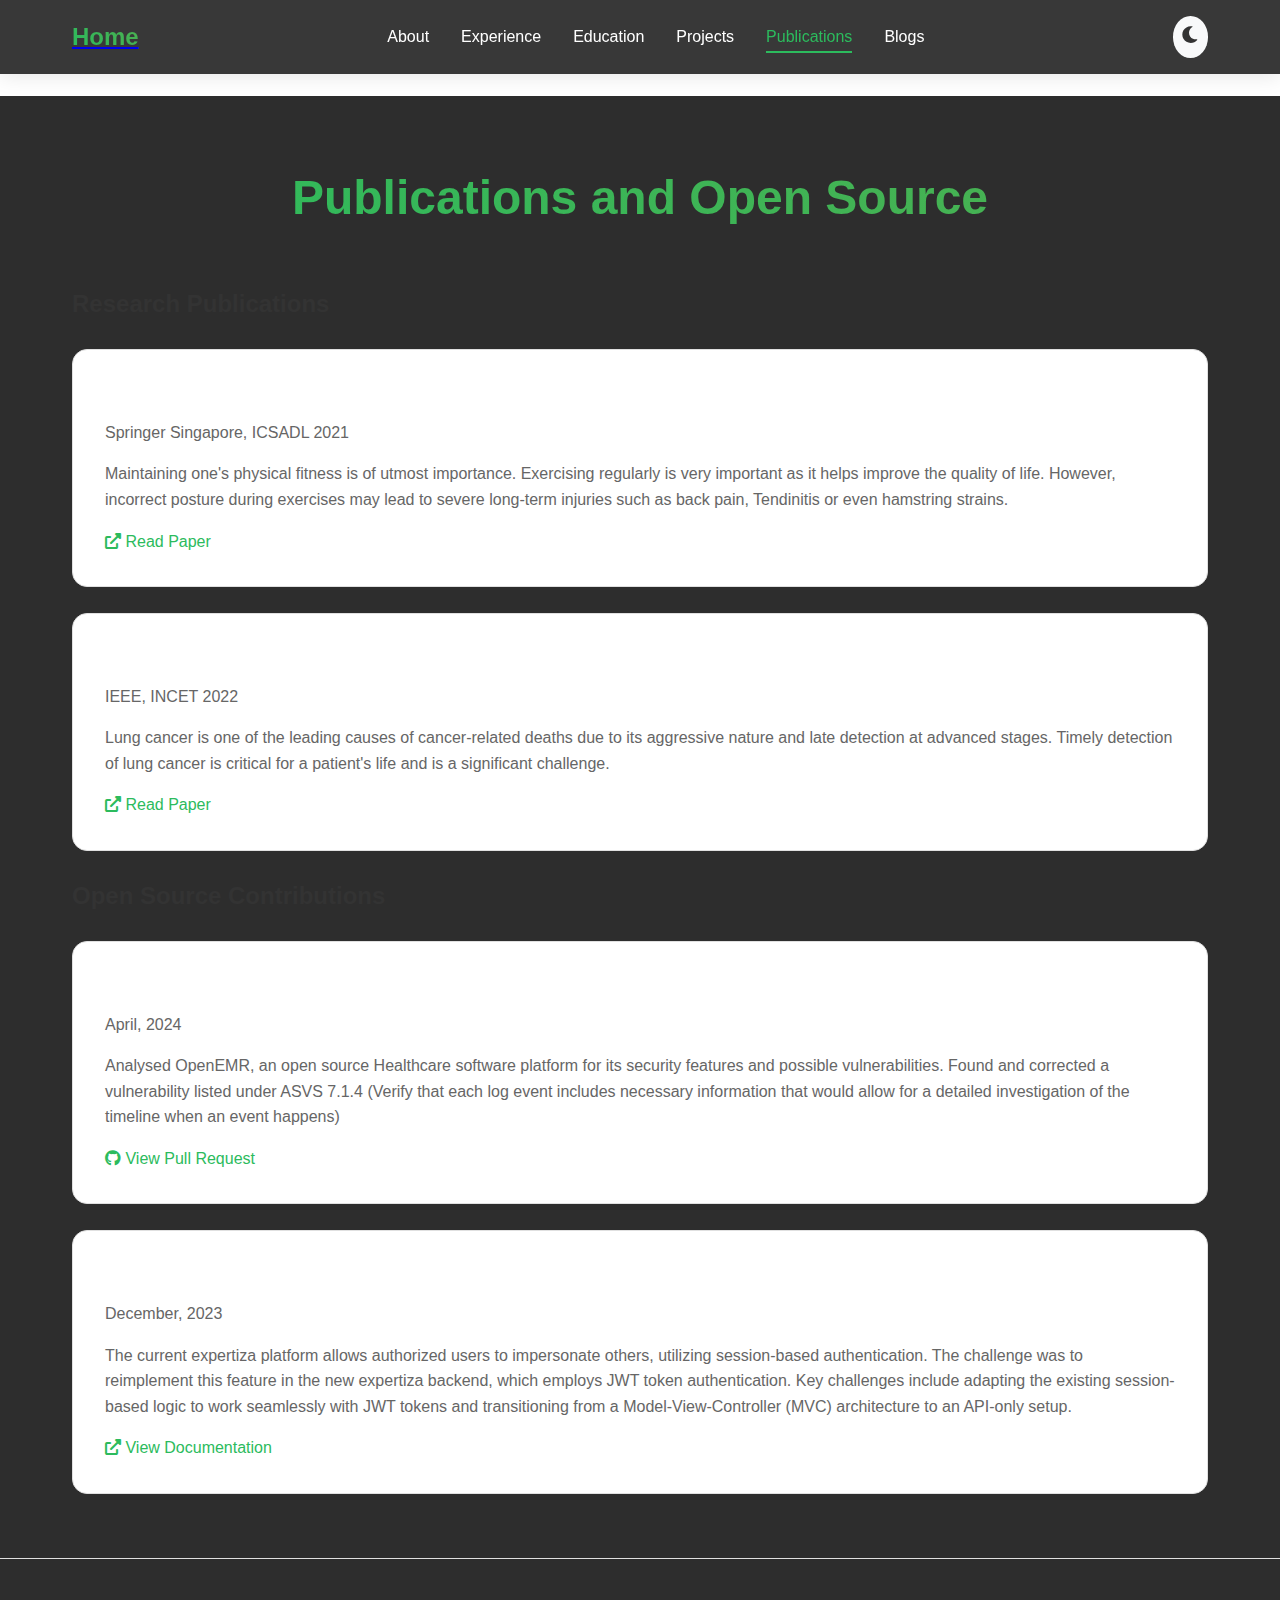
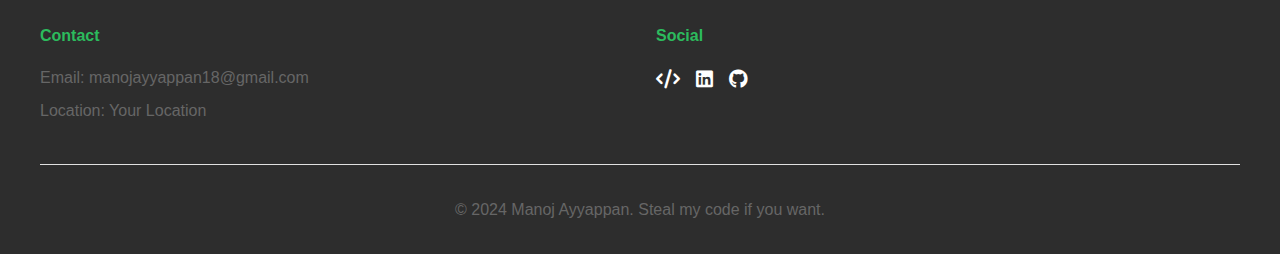
<file: pages/publications.html>
<!DOCTYPE html>
<html lang="en">
<head>
    <meta charset="UTF-8">
    <meta name="viewport" content="width=device-width, initial-scale=1.0">
    <title>Publications - Manoj Ayyappan</title>
    <link rel="stylesheet" href="../assets/css/styles.css">
    <link rel="stylesheet" href="https://cdnjs.cloudflare.com/ajax/libs/font-awesome/6.0.0/css/all.min.css">
</head>
<body>
    <nav class="navbar">
        <div class="nav-content">
            <div class="logo">
                <a href="../index.html">
                    <span class="logo-text">Home</span>
                </a>
            </div>
            <ul class="nav-links">
                <li><a href="about.html">About</a></li>
                <li><a href="experience.html">Experience</a></li>
                <li><a href="education.html">Education</a></li>
                <li><a href="projects.html">Projects</a></li>
                <li><a href="publications.html" class="active">Publications</a></li>
                <li><a href="blogs.html">Blogs</a></li>
            </ul>
            <div class="theme-toggle">
                <i class="fas fa-moon"></i>
            </div>
        </div>
    </nav>

    <main class="page-content">
        <section class="publications-section">
            <div class="container">
                <h1 class="page-title">Publications and Open Source</h1>

                <div class="publications-grid">
                    <div class="publication-category">
                        <h2>Research Publications</h2>
                        <br>
                        <div class="publication-list">
                            <div class="publication-item">
                                <h3>BeFit—A Real-Time Workout Analyzer</h3>
                                <p class="publication-venue">Springer Singapore, ICSADL 2021</p>
                                <p class="publication-abstract">
                                    Maintaining one's physical fitness is of utmost importance. Exercising regularly is very important as it helps improve the quality of life. However, incorrect posture during exercises may lead to severe long-term injuries such as back pain, Tendinitis or even hamstring strains.
                                </p>
                                <div class="publication-links">
                                    <a href="https://link.springer.com/chapter/10.1007/978-981-16-5157-1_24" target="_blank" class="btn">
                                        <i class="fas fa-external-link-alt"></i> Read Paper
                                    </a>
                                </div>
                            </div>
                            <br>
                            <div class="publication-item">
                                <h3>Detection of Lung Carcinoma using Volumetric Convolution (V-Net)</h3>
                                <p class="publication-venue">IEEE, INCET 2022</p>
                                <p class="publication-abstract">
                                    Lung cancer is one of the leading causes of cancer-related deaths due to its aggressive nature and late detection at advanced stages. Timely detection of lung cancer is critical for a patient's life and is a significant challenge.
                                </p>
                                <div class="publication-links">
                                    <a href="https://ieeexplore.ieee.org/abstract/document/9825358" target="_blank" class="btn">
                                        <i class="fas fa-external-link-alt"></i> Read Paper
                                    </a>
                                </div>
                            </div>
                        </div>
                    </div>
                    <br>
                    <div class="publication-category">
                        <h2>Open Source Contributions</h2>
                        <br>
                        <div class="publication-list">
                            <div class="publication-item">
                                <h3>Enhancing non-repudiation for OpenEMR</h3>
                                <p class="publication-date">April, 2024</p>
                                <p class="publication-abstract">
                                    Analysed OpenEMR, an open source Healthcare software platform for its security features and possible vulnerabilities. Found and corrected a vulnerability listed under ASVS 7.1.4 (Verify that each log event includes necessary information that would allow for a detailed investigation of the timeline when an event happens)
                                </p>
                                <div class="publication-links">
                                    <a href="https://github.com/openemr/openemr/pull/7336" target="_blank" class="btn">
                                        <i class="fab fa-github"></i> View Pull Request
                                    </a>
                                </div>
                            </div>
                            <br>
                            <div class="publication-item">
                                <h3>Reimplementing a Ruby controller</h3>
                                <p class="publication-date">December, 2023</p>
                                <p class="publication-abstract">
                                    The current expertiza platform allows authorized users to impersonate others, utilizing session-based authentication. The challenge was to reimplement this feature in the new expertiza backend, which employs JWT token authentication. Key challenges include adapting the existing session-based logic to work seamlessly with JWT tokens and transitioning from a Model-View-Controller (MVC) architecture to an API-only setup.
                                </p>
                                <div class="publication-links">
                                    <a href="https://wiki.expertiza.ncsu.edu/index.php?title=CSC/ECE_517_Fall_2023_-_E2377._Reimplement_impersonating_users_(functionality_within_impersonate_controller.rb)" target="_blank" class="btn">
                                        <i class="fas fa-external-link-alt"></i> View Documentation
                                    </a>
                                </div>
                            </div>
                        </div>
                    </div>
                </div>
            </div>
        </section>
    </main>

    <footer>
        <div class="footer-content">
            <div class="footer-section">
                <h4>Contact</h4>
                <p>Email: manojayyappan18@gmail.com</p>
                <p>Location: Your Location</p>
            </div>
            <div class="footer-section">
                <h4>Social</h4>
                <div class="footer-social-links">
                    <a href="https://leetcode.com/u/manoj-ayyappan/" target="_blank"><i class="fas fa-code"></i></a>
                    <a href="https://www.linkedin.com/in/manoj-ayyappan18/" target="_blank"><i class="fab fa-linkedin"></i></a>
                    <a href="https://github.com/manoj-ayyappan" target="_blank"><i class="fab fa-github"></i></a>
                </div>
            </div>
        </div>
        <div class="footer-bottom">
            <p>&copy; 2024 Manoj Ayyappan. Steal my code if you want.</p>
        </div>
    </footer>

    <script src="../assets/js/main.js"></script>
    <script src="../assets/js/theme.js"></script>
</body>
</html>
</file>
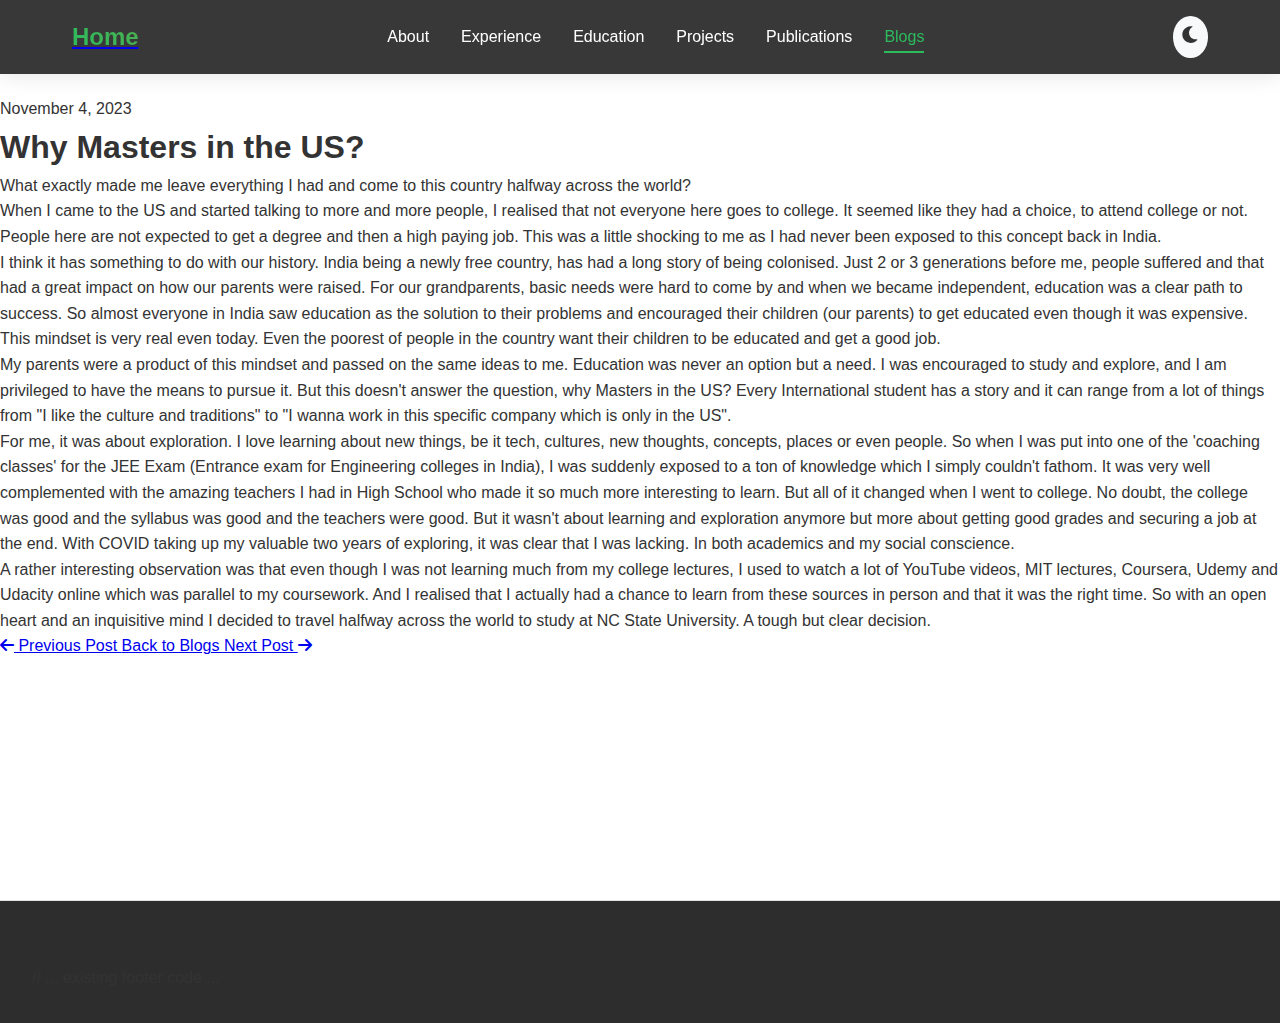
<file: pages/blogs/masters.html>
<!DOCTYPE html>
<html lang="en">
<head>
    <meta charset="UTF-8">
    <meta name="viewport" content="width=device-width, initial-scale=1.0">
    <title>Why Masters in the US? - Manoj Ayyappan</title>
    <link rel="stylesheet" href="../../assets/css/styles.css">
    <link rel="stylesheet" href="https://cdnjs.cloudflare.com/ajax/libs/font-awesome/6.0.0/css/all.min.css">
</head>
<body>
    <nav class="navbar">
        <div class="nav-content">
            <div class="logo">
                <a href="../index.html">
                    <span class="logo-text">Home</span>
                </a>
            </div>
            <ul class="nav-links">
                <li><a href="../about.html">About</a></li>
                <li><a href="../experience.html">Experience</a></li>
                <li><a href="../education.html">Education</a></li>
                <li><a href="./projects.html">Projects</a></li>
                <li><a href="../publications.html">Publications</a></li>
                <li><a href="../blogs.html" class="active">Blogs</a></li>
            </ul>
            <div class="theme-toggle">
                <i class="fas fa-moon"></i>
            </div>
        </div>
    </nav>

    <main class="page-content">
        <article class="blog-post">
            <header class="blog-post-header">
                <div class="blog-post-meta">
                    <time>November 4, 2023</time>
                </div>
                <h1 class="blog-post-title">Why Masters in the US?</h1>
                <p class="blog-post-subtitle">What exactly made me leave everything I had and come to this country halfway across the world?</p>
            </header>

            <div class="blog-post-content">
                <p>When I came to the US and started talking to more and more people, I realised that not everyone here goes to college. It seemed like they had a choice, to attend college or not. People here are not expected to get a degree and then a high paying job. This was a little shocking to me as I had never been exposed to this concept back in India.</p>

                <p>I think it has something to do with our history. India being a newly free country, has had a long story of being colonised. Just 2 or 3 generations before me, people suffered and that had a great impact on how our parents were raised. For our grandparents, basic needs were hard to come by and when we became independent, education was a clear path to success. So almost everyone in India saw education as the solution to their problems and encouraged their children (our parents) to get educated even though it was expensive. This mindset is very real even today. Even the poorest of people in the country want their children to be educated and get a good job.</p>

                <p>My parents were a product of this mindset and passed on the same ideas to me. Education was never an option but a need. I was encouraged to study and explore, and I am privileged to have the means to pursue it. But this doesn't answer the question, why Masters in the US? Every International student has a story and it can range from a lot of things from "I like the culture and traditions" to "I wanna work in this specific company which is only in the US".</p>

                <p>For me, it was about exploration. I love learning about new things, be it tech, cultures, new thoughts, concepts, places or even people. So when I was put into one of the 'coaching classes' for the JEE Exam (Entrance exam for Engineering colleges in India), I was suddenly exposed to a ton of knowledge which I simply couldn't fathom. It was very well complemented with the amazing teachers I had in High School who made it so much more interesting to learn. But all of it changed when I went to college. No doubt, the college was good and the syllabus was good and the teachers were good. But it wasn't about learning and exploration anymore but more about getting good grades and securing a job at the end. With COVID taking up my valuable two years of exploring, it was clear that I was lacking. In both academics and my social conscience.</p>

                <p>A rather interesting observation was that even though I was not learning much from my college lectures, I used to watch a lot of YouTube videos, MIT lectures, Coursera, Udemy and Udacity online which was parallel to my coursework. And I realised that I actually had a chance to learn from these sources in person and that it was the right time. So with an open heart and an inquisitive mind I decided to travel halfway across the world to study at NC State University. A tough but clear decision.</p>
            </div>

            <nav class="blog-navigation">
                <a href="brutal.html" class="blog-nav-link">
                    <i class="fas fa-arrow-left"></i> Previous Post
                </a>
                <a href="../blogs.html" class="blog-nav-link">
                    Back to Blogs
                </a>
                <a href="browser.html" class="blog-nav-link">
                    Next Post <i class="fas fa-arrow-right"></i>
                </a>
            </nav>
        </article>
    </main>

    <footer>
        // ... existing footer code ...
    </footer>
</body>
</html>
</file>
<file: assets/css/styles.css>
/* Global Styles */
:root {
    /* Light theme variables */
    --bg-primary: #ffffff;
    --bg-secondary: #f8f9fa;
    --text-primary: #333333;
    --text-secondary: #666666;
    --accent-color: #4CAF50;
    --border-color: #e0e0e0;
    --card-bg: #ffffff;
    --shadow-color: rgba(0, 0, 0, 0.1);
    --primary-color: #2cbb5d;
    --primary-hover: #239b4d;
    --background-color: #1a1a1a;
    --background-light: #2d2d2d;
    --text-color: #ffffff;
    --hover-color: #4a4a4a;
    --card-hover: #3b3b3b;
    --transition-speed: 0.3s;
}

[data-theme="dark"] {
    /* Dark theme variables */
    --bg-primary: #1a1a1a;
    --bg-secondary: #2d2d2d;
    --text-primary: #ffffff;
    --text-secondary: #b3b3b3;
    --accent-color: #66bb6a;
    --border-color: #404040;
    --card-bg: #2d2d2d;
    --shadow-color: rgba(0, 0, 0, 0.3);
}

body {
    font-family: -apple-system, BlinkMacSystemFont, 'Segoe UI', Roboto, Oxygen, Ubuntu, Cantarell, sans-serif;
    background-color: var(--bg-primary);
    color: var(--text-primary);
    line-height: 1.6;
    overflow-x: hidden;
    transition: background-color 0.3s ease, color 0.3s ease;
}

* {
    margin: 0;
    padding: 0;
    box-sizing: border-box;
}

html {
    scroll-behavior: smooth;
    font-size: 16px;
}

/* Navbar */
.navbar {
    position: fixed;
    top: 0;
    width: 100%;
    background-color: rgba(45, 45, 45, 0.95);
    backdrop-filter: blur(10px);
    z-index: 1000;
    box-shadow: 0 2px 20px var(--shadow-color);
    transition: background-color var(--transition-speed) ease;
}

.nav-content {
    max-width: 1200px;
    margin: 0 auto;
    padding: 1rem 2rem;
    display: flex;
    justify-content: space-between;
    align-items: center;
}

.logo {
    font-size: 1.5rem;
    font-weight: bold;
    color: var(--primary-color);
    display: flex;
    align-items: center;
    gap: 0.5rem;
}

.logo-text {
    background: linear-gradient(45deg, var(--primary-color), #4CAF50);
    -webkit-background-clip: text;
    -webkit-text-fill-color: transparent;
}

.nav-links {
    display: flex;
    list-style: none;
    gap: 2rem;
}

.nav-links a {
    color: var(--text-color);
    text-decoration: none;
    font-weight: 500;
    position: relative;
    padding: 0.5rem 0;
}

.nav-links a::after {
    content: '';
    position: absolute;
    bottom: 0;
    left: 0;
    width: 0;
    height: 2px;
    background-color: var(--primary-color);
    transition: width var(--transition-speed) ease;
}

.nav-links a:hover::after {
    width: 100%;
}

/* Hero Section */
.hero {
    min-height: 100vh;
    display: flex;
    align-items: center;
    justify-content: center;
    padding: 6rem 2rem 2rem;
    background: linear-gradient(135deg, var(--background-color), var(--background-light));
    position: relative;
    overflow: hidden;
}

.hero::before {
    content: '';
    position: absolute;
    top: 0;
    left: 0;
    width: 100%;
    height: 100%;
    background: radial-gradient(circle at 50% 50%, rgba(44, 187, 93, 0.1), transparent 70%);
}

.hero-content {
    max-width: 1200px;
    width: 100%;
    display: grid;
    grid-template-columns: 1fr 1fr;
    gap: 4rem;
    align-items: center;
}

.hero-text {
    z-index: 1;
}

.name {
    font-size: 4rem;
    font-weight: 800;
    margin-bottom: 1rem;
    background: linear-gradient(45deg, var(--text-color), var(--text-secondary));
    -webkit-background-clip: text;
    -webkit-text-fill-color: transparent;
    animation: fadeInUp 1s ease;
}

.title {
    font-size: 1.8rem;
    color: var(--primary-color);
    margin-bottom: 2rem;
    animation: fadeInUp 1s ease 0.2s;
    opacity: 0;
    animation-fill-mode: forwards;
}

.social-links {
    display: flex;
    gap: 1.5rem;
    animation: fadeInUp 1s ease 0.4s;
    opacity: 0;
    animation-fill-mode: forwards;
}

.social-link {
    color: var(--text-color);
    font-size: 1.5rem;
    transition: all var(--transition-speed) ease;
    padding: 0.5rem;
    border-radius: 50%;
    background-color: var(--card-bg);
}

.social-link:hover {
    color: var(--primary-color);
    transform: translateY(-3px);
    background-color: var(--card-hover);
}

.hero-image {
    position: relative;
    z-index: 1;
}

.image-container {
    width: 100%;
    aspect-ratio: 1;
    border-radius: 20px;
    background-color: var(--card-bg);
    overflow: hidden;
    box-shadow: 0 10px 30px var(--shadow-color);
    transition: transform var(--transition-speed) ease;
}

.image-container:hover {
    transform: scale(1.02);
}

/* Featured Section */
.featured-section {
    padding: 5rem 2rem;
    background-color: var(--background-light);
}

.section-grid {
    max-width: 1200px;
    margin: 0 auto;
    display: grid;
    grid-template-columns: repeat(auto-fit, minmax(250px, 1fr));
    gap: 2rem;
}

.section-card {
    background-color: var(--card-bg);
    padding: 2rem;
    border-radius: 15px;
    text-decoration: none;
    color: var(--text-color);
    transition: all var(--transition-speed) ease;
    border: 1px solid var(--border-color);
    display: flex;
    flex-direction: column;
    align-items: center;
    text-align: center;
    gap: 1rem;
}

.section-card:hover {
    transform: translateY(-5px);
    background-color: var(--card-hover);
    border-color: var(--primary-color);
}

.section-card i {
    font-size: 2.5rem;
    color: var(--primary-color);
}

.section-card h3 {
    font-size: 1.5rem;
    margin: 0.5rem 0;
}

.section-card p {
    color: var(--text-secondary);
    font-size: 0.9rem;
}

/* Footer */
footer {
    background-color: var(--background-light);
    padding: 4rem 2rem 2rem;
    border-top: 1px solid var(--border-color);
}

.footer-content {
    max-width: 1200px;
    margin: 0 auto;
    display: grid;
    grid-template-columns: repeat(auto-fit, minmax(250px, 1fr));
    gap: 2rem;
}

.footer-section h4 {
    color: var(--primary-color);
    margin-bottom: 1rem;
}

.footer-section p {
    color: var(--text-secondary);
    margin-bottom: 0.5rem;
}

.footer-social-links {
    display: flex;
    gap: 1rem;
}

.footer-social-links a {
    color: var(--text-color);
    font-size: 1.2rem;
    transition: color var(--transition-speed) ease;
}

.footer-social-links a:hover {
    color: var(--primary-color);
}

.footer-bottom {
    max-width: 1200px;
    margin: 2rem auto 0;
    padding-top: 2rem;
    border-top: 1px solid var(--border-color);
    text-align: center;
    color: var(--text-secondary);
}

/* Animations */
@keyframes fadeInUp {
    from {
        opacity: 0;
        transform: translateY(20px);
    }
    to {
        opacity: 1;
        transform: translateY(0);
    }
}

/* Scroll Indicator */
.scroll-indicator {
    position: absolute;
    bottom: 2rem;
    left: 50%;
    transform: translateX(-50%);
    display: flex;
    flex-direction: column;
    align-items: center;
    gap: 0.5rem;
    color: var(--text-secondary);
    animation: bounce 2s infinite;
}

.scroll-indicator i {
    font-size: 1.2rem;
}

@keyframes bounce {
    0%, 20%, 50%, 80%, 100% {
        transform: translateY(0);
    }
    40% {
        transform: translateY(-10px);
    }
    60% {
        transform: translateY(-5px);
    }
}

/* Responsive Design */
@media (max-width: 768px) {
    .hero-content {
        grid-template-columns: 1fr;
        text-align: center;
        gap: 2rem;
    }

    .name {
        font-size: 2.5rem;
    }

    .title {
        font-size: 1.2rem;
    }

    .social-links {
        justify-content: center;
    }

    .nav-links {
        display: none;
    }

    .section-grid {
        grid-template-columns: 1fr;
    }
}

/* Theme Toggle */
.theme-toggle {
    cursor: pointer;
    padding: 8px;
    border-radius: 50%;
    background-color: var(--bg-secondary);
    color: var(--text-primary);
    transition: all 0.3s ease;
}

.theme-toggle:hover {
    background-color: var(--accent-color);
    color: var(--bg-primary);
}

.theme-toggle i {
    font-size: 1.2rem;
}

/* Mobile Menu */
.mobile-menu-button {
    display: none;
    background: none;
    border: none;
    color: var(--text-color);
    font-size: 1.5rem;
    cursor: pointer;
    padding: 0.5rem;
}

@media (max-width: 768px) {
    .mobile-menu-button {
        display: block;
    }

    .nav-links {
        position: fixed;
        top: 4rem;
        left: 0;
        width: 100%;
        background-color: var(--background-light);
        padding: 1rem;
        flex-direction: column;
        align-items: center;
        gap: 1rem;
        transform: translateY(-100%);
        opacity: 0;
        transition: all var(--transition-speed) ease;
    }

    .nav-links.mobile-menu-open {
        transform: translateY(0);
        opacity: 1;
    }
}

/* Page Content */
.page-content {
    padding-top: 6rem;
    min-height: 100vh;
}

.container {
    max-width: 1200px;
    margin: 0 auto;
    padding: 0 2rem;
}

.page-title {
    font-size: 3rem;
    color: var(--primary-color);
    margin-bottom: 3rem;
    text-align: center;
    background: linear-gradient(45deg, var(--primary-color), #4CAF50);
    -webkit-background-clip: text;
    -webkit-text-fill-color: transparent;
}

/* About Page */
.about-section {
    padding: 4rem 0;
    background-color: var(--background-light);
}

.about-grid {
    display: grid;
    grid-template-columns: 1fr 1fr;
    gap: 4rem;
    align-items: start;
}

.about-content {
    background-color: var(--card-bg);
    padding: 2rem;
    border-radius: 15px;
    border: 1px solid var(--border-color);
}

.about-text .lead {
    font-size: 1.2rem;
    color: var(--primary-color);
    margin-bottom: 1.5rem;
}

.skills-section {
    margin-top: 3rem;
}

.skills-section h2 {
    color: var(--primary-color);
    margin-bottom: 1.5rem;
}

.skills-grid {
    display: grid;
    grid-template-columns: repeat(auto-fit, minmax(200px, 1fr));
    gap: 2rem;
}

.skill-category h3 {
    color: var(--text-color);
    margin-bottom: 1rem;
}

.skill-list {
    list-style: none;
    padding: 0;
}

.skill-list li {
    color: var(--text-secondary);
    margin-bottom: 0.5rem;
    padding-left: 1.5rem;
    position: relative;
}

.skill-list li::before {
    content: '•';
    color: var(--primary-color);
    position: absolute;
    left: 0;
}

.about-image {
    position: sticky;
    top: 6rem;
}

.about-image .image-container {
    width: 100%;
    aspect-ratio: 1;
    border-radius: 20px;
    overflow: hidden;
    box-shadow: 0 10px 30px var(--shadow-color);
}

/* Interests Section */
.interests-section {
    padding: 4rem 0;
    background-color: var(--background-color);
}

.interests-grid {
    display: grid;
    grid-template-columns: repeat(auto-fit, minmax(250px, 1fr));
    gap: 2rem;
}

.interest-card {
    background-color: var(--card-bg);
    padding: 2rem;
    border-radius: 15px;
    text-align: center;
    transition: all var(--transition-speed) ease;
    border: 1px solid var(--border-color);
}

.interest-card:hover {
    transform: translateY(-5px);
    border-color: var(--primary-color);
}

.interest-card i {
    font-size: 2.5rem;
    color: var(--primary-color);
    margin-bottom: 1rem;
}

.interest-card h3 {
    color: var(--text-color);
    margin-bottom: 0.5rem;
}

.interest-card p {
    color: var(--text-secondary);
    font-size: 0.9rem;
}

/* Experience Page */
.experience-section {
    padding: 4rem 0;
    background-color: var(--background-light);
}

.experience-timeline {
    position: relative;
    max-width: 1000px;
    margin: 0 auto;
}

.experience-item {
    background: var(--card-bg);
    border-radius: 15px;
    padding: 2rem;
    margin-bottom: 2rem;
    box-shadow: 0 4px 6px rgba(0, 0, 0, 0.1);
    transition: transform 0.3s ease;
}

.experience-item:hover {
    transform: translateY(-5px);
}

.experience-header {
    display: flex;
    gap: 2rem;
    margin-bottom: 1.5rem;
}

.company-logo {
    width: 80px;
    height: 80px;
    border-radius: 10px;
    overflow: hidden;
    flex-shrink: 0;
}

.company-logo img {
    width: 100%;
    height: 100%;
    object-fit: cover;
}

.experience-title {
    flex-grow: 1;
}

.experience-title h2 {
    font-size: 1.5rem;
    color: var(--heading-color);
    margin-bottom: 0.5rem;
}

.experience-title h3 {
    color: var(--accent-color);
    font-size: 1.2rem;
    font-weight: 500;
    margin-bottom: 0.5rem;
}

.experience-meta {
    display: flex;
    gap: 1.5rem;
    color: var(--text-secondary);
    font-size: 0.9rem;
}

.experience-meta .duration {
    color: var(--accent-color);
    font-weight: 500;
}

.responsibility-list {
    list-style-type: none;
    padding: 0;
    margin: 0;
}

.responsibility-list li {
    position: relative;
    padding-left: 1.5rem;
    margin-bottom: 0.8rem;
}

.responsibility-list li::before {
    content: "•";
    position: absolute;
    left: 0;
    color: var(--accent-color);
}

.skills-tags {
    display: flex;
    flex-wrap: wrap;
    gap: 0.5rem;
    margin-top: 1rem;
}

.skill-tag {
    background: var(--accent-color);
    color: white;
    padding: 0.3rem 0.8rem;
    border-radius: 15px;
    font-size: 0.9rem;
}

.job-type {
    background: var(--accent-color);
    color: white;
    padding: 0.2rem 0.6rem;
    border-radius: 12px;
    font-size: 0.8rem;
}

@media (max-width: 768px) {
    .experience-header {
        flex-direction: column;
        gap: 1rem;
    }

    .company-logo {
        width: 60px;
        height: 60px;
    }

    .experience-meta {
        flex-direction: column;
        gap: 0.5rem;
    }
}

/* Projects Page */
.projects-section {
    padding: 4rem 0;
    background-color: var(--background-color);
}

.project-grid {
    display: grid;
    grid-template-columns: repeat(2, 1fr);
    gap: 2rem;
    margin-top: 2rem;
}

.project-card {
    background: var(--card-bg);
    border-radius: 15px;
    overflow: hidden;
    box-shadow: 0 4px 6px rgba(0, 0, 0, 0.1);
    transition: transform 0.3s ease;
}

.project-card:hover {
    transform: translateY(-5px);
}

.project-image {
    width: 100%;
    height: 200px;
    overflow: hidden;
}

.project-image img {
    width: 100%;
    height: 100%;
    object-fit: cover;
    transition: transform 0.3s ease;
}

.project-card:hover .project-image img {
    transform: scale(1.05);
}

.project-content {
    padding: 1.5rem;
}

.project-header {
    display: flex;
    justify-content: space-between;
    align-items: flex-start;
    margin-bottom: 1rem;
}

.project-date {
    color: var(--accent-color);
    font-weight: 500;
    font-size: 0.9rem;
}

.project-description {
    margin-bottom: 1.5rem;
    color: var(--text-color);
}

.project-list {
    list-style: none;
    padding: 0;
    margin: 0;
}

.project-list li {
    position: relative;
    padding-left: 1.5rem;
    margin-bottom: 0.8rem;
    line-height: 1.4;
}

.project-list li::before {
    content: "•";
    position: absolute;
    left: 0;
    color: var(--accent-color);
}

.project-links {
    display: flex;
    gap: 1rem;
    margin-top: 1.5rem;
}

.project-links .btn {
    display: inline-flex;
    align-items: center;
    gap: 0.5rem;
    padding: 0.5rem 1rem;
    border-radius: 20px;
    background: var(--accent-color);
    color: white;
    text-decoration: none;
    transition: background-color 0.3s ease;
}

.project-links .btn:hover {
    background: var(--accent-hover-color);
    transform: translateY(-2px);
}

.project-links .btn i {
    font-size: 1.1rem;
}

/* Publications Page */
.publications-section {
    padding: 4rem 0;
    background-color: var(--background-light);
}

.publications-list {
    display: grid;
    gap: 2rem;
}

.publication-item {
    background-color: var(--card-bg);
    padding: 2rem;
    border-radius: 15px;
    transition: all var(--transition-speed) ease;
    border: 1px solid var(--border-color);
}

.publication-item:hover {
    transform: translateX(10px);
    border-color: var(--primary-color);
}

.publication-item h3 {
    color: var(--text-color);
    margin-bottom: 0.5rem;
}

.publication-item p {
    color: var(--text-secondary);
    margin-bottom: 1rem;
}

.publication-links {
    display: flex;
    gap: 1rem;
}

.publication-links a {
    color: var(--primary-color);
    text-decoration: none;
    transition: color var(--transition-speed) ease;
}

.publication-links a:hover {
    color: var(--text-color);
}

/* Blogs Page */
.blogs-section {
    padding: 4rem 0;
}

.blog-grid {
    display: grid;
    grid-template-columns: repeat(2, 1fr);
    gap: 2rem;
    margin-top: 2rem;
}

.blog-card {
    background: var(--card-bg);
    border-radius: 15px;
    overflow: hidden;
    box-shadow: 0 4px 6px rgba(0, 0, 0, 0.1);
    transition: transform 0.3s ease;
}

.blog-card:hover {
    transform: translateY(-5px);
}

.blog-content {
    padding: 2rem;
}

.blog-meta {
    margin-bottom: 1rem;
}

.blog-date {
    color: var(--accent-color);
    font-weight: 500;
    font-size: 0.9rem;
}

.blog-title {
    font-size: 1.5rem;
    margin-bottom: 1rem;
    color: var(--heading-color);
    line-height: 1.3;
}

.blog-excerpt {
    color: var(--text-color);
    margin-bottom: 1.5rem;
    line-height: 1.6;
}

.read-more {
    color: var(--accent-color);
    font-weight: 500;
    display: inline-flex;
    align-items: center;
    gap: 0.5rem;
    text-decoration: none;
    transition: gap 0.3s ease;
}

.read-more:hover {
    color: var(--accent-hover-color);
}

.read-more i {
    font-size: 0.9rem;
    transition: transform 0.3s ease;
}

.read-more:hover i {
    transform: translateX(3px);
}

@media (max-width: 768px) {
    .blog-grid {
        grid-template-columns: 1fr;
    }
    
    .blog-title {
        font-size: 1.3rem;
    }
}

/* Active Navigation Link */
.nav-links a.active {
    color: var(--primary-color);
}

.nav-links a.active::after {
    width: 100%;
}

.education-section {
    padding: 4rem 0;
}

.education-timeline {
    position: relative;
    max-width: 1200px;
    margin: 0 auto;
}

.education-item {
    background: var(--card-bg);
    border-radius: 15px;
    padding: 2rem;
    margin-bottom: 2rem;
    box-shadow: 0 4px 6px rgba(0, 0, 0, 0.1);
    transition: transform 0.3s ease;
}

.education-item:hover {
    transform: translateY(-5px);
}

.education-header {
    display: flex;
    justify-content: space-between;
    align-items: center;
    margin-bottom: 1.5rem;
}

.education-date {
    color: var(--accent-color);
    font-weight: 500;
}

.education-institution {
    margin-bottom: 1.5rem;
}

.gpa {
    display: inline-block;
    background: var(--accent-color);
    color: white;
    padding: 0.5rem 1rem;
    border-radius: 20px;
    font-weight: 500;
    margin-top: 0.5rem;
}

.course-table {
    width: 100%;
    border-collapse: collapse;
    margin-top: 1.5rem;
    background: var(--bg-color);
    border-radius: 10px;
    overflow: hidden;
}

.course-table th {
    background: var(--accent-color);
    color: white;
    padding: 1rem;
    text-align: left;
}

.course-table td {
    padding: 1rem;
    border-bottom: 1px solid var(--border-color);
}

.course-table tr:last-child td {
    border-bottom: none;
}

.course-table tr:hover {
    background: var(--hover-color);
}

.grade-badge {
    display: inline-block;
    padding: 0.3rem 0.8rem;
    border-radius: 15px;
    font-weight: 500;
    background: var(--accent-color);
    color: white;
}

.project-category {
    margin-bottom: 4rem;
}

.project-category h2 {
    color: var(--accent-color);
    font-size: 2rem;
    margin-bottom: 2rem;
    border-bottom: 2px solid var(--accent-color);
    padding-bottom: 0.5rem;
}
</file>
